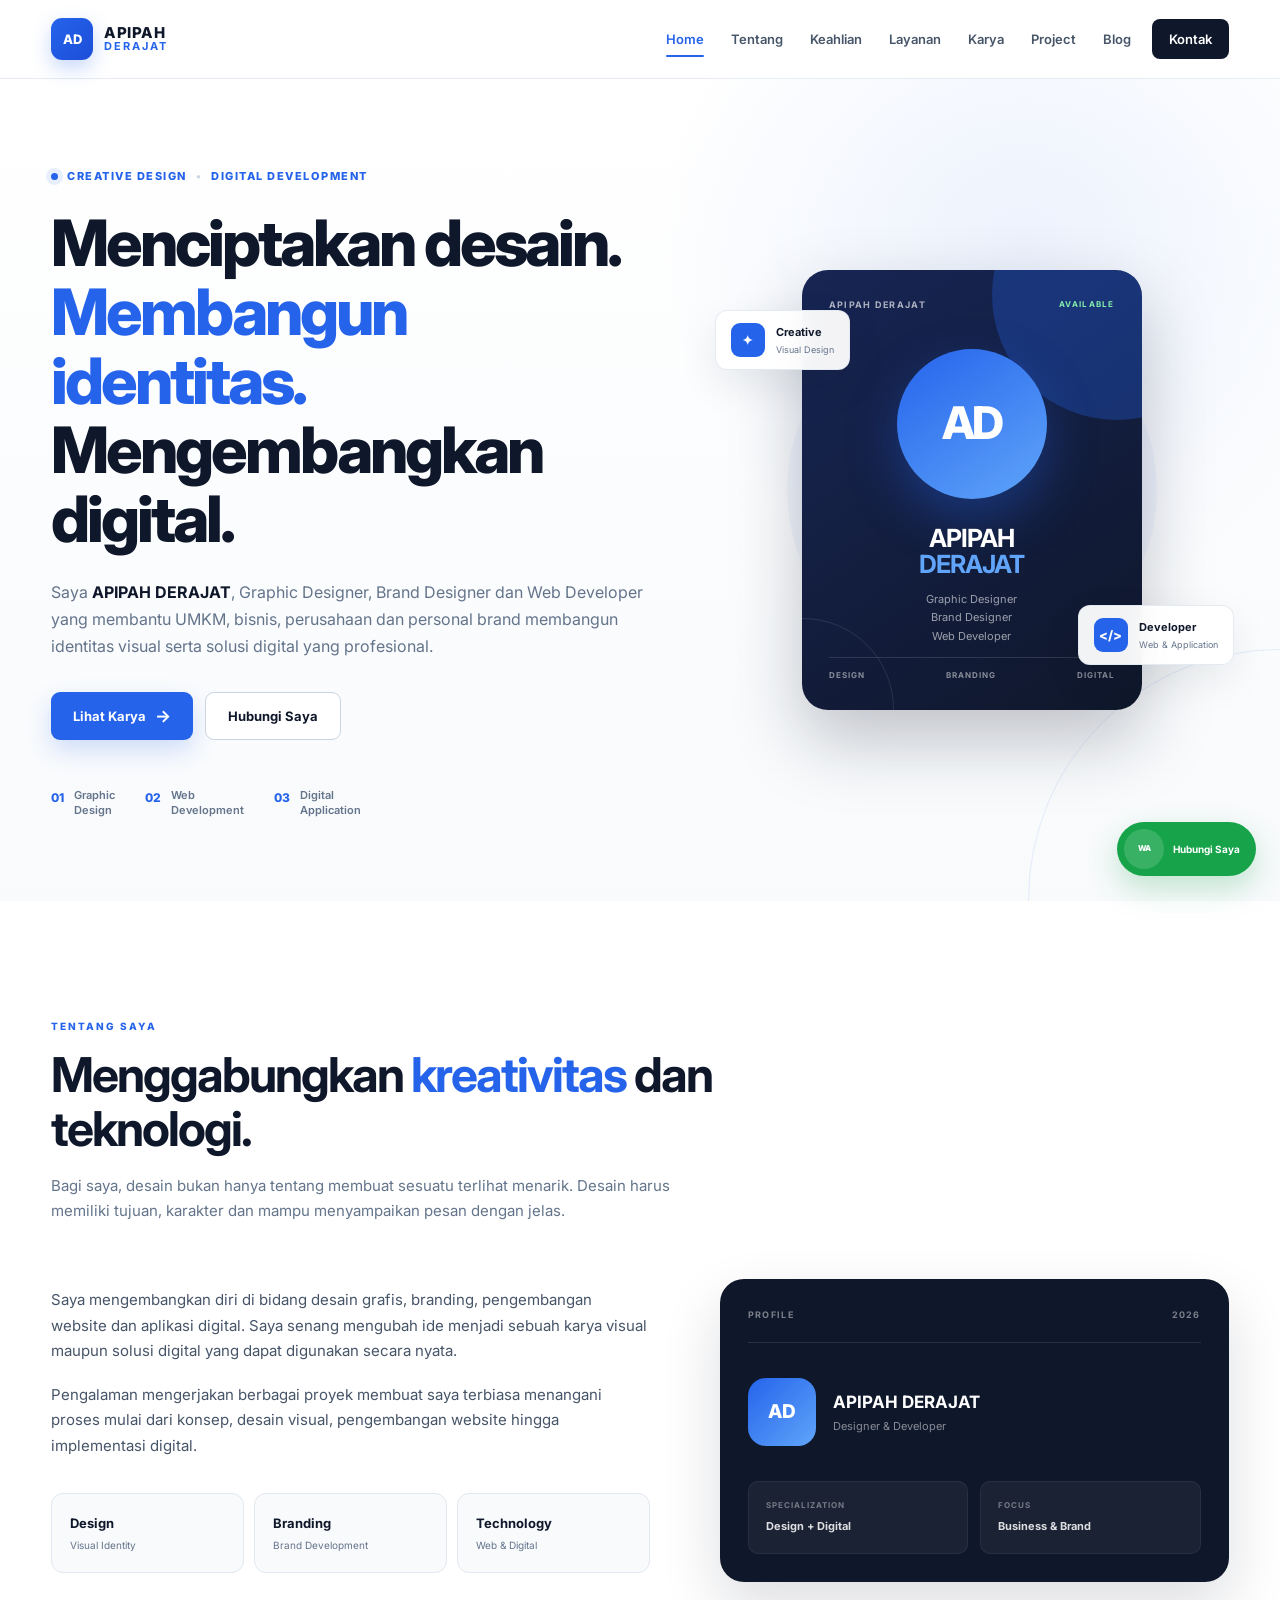
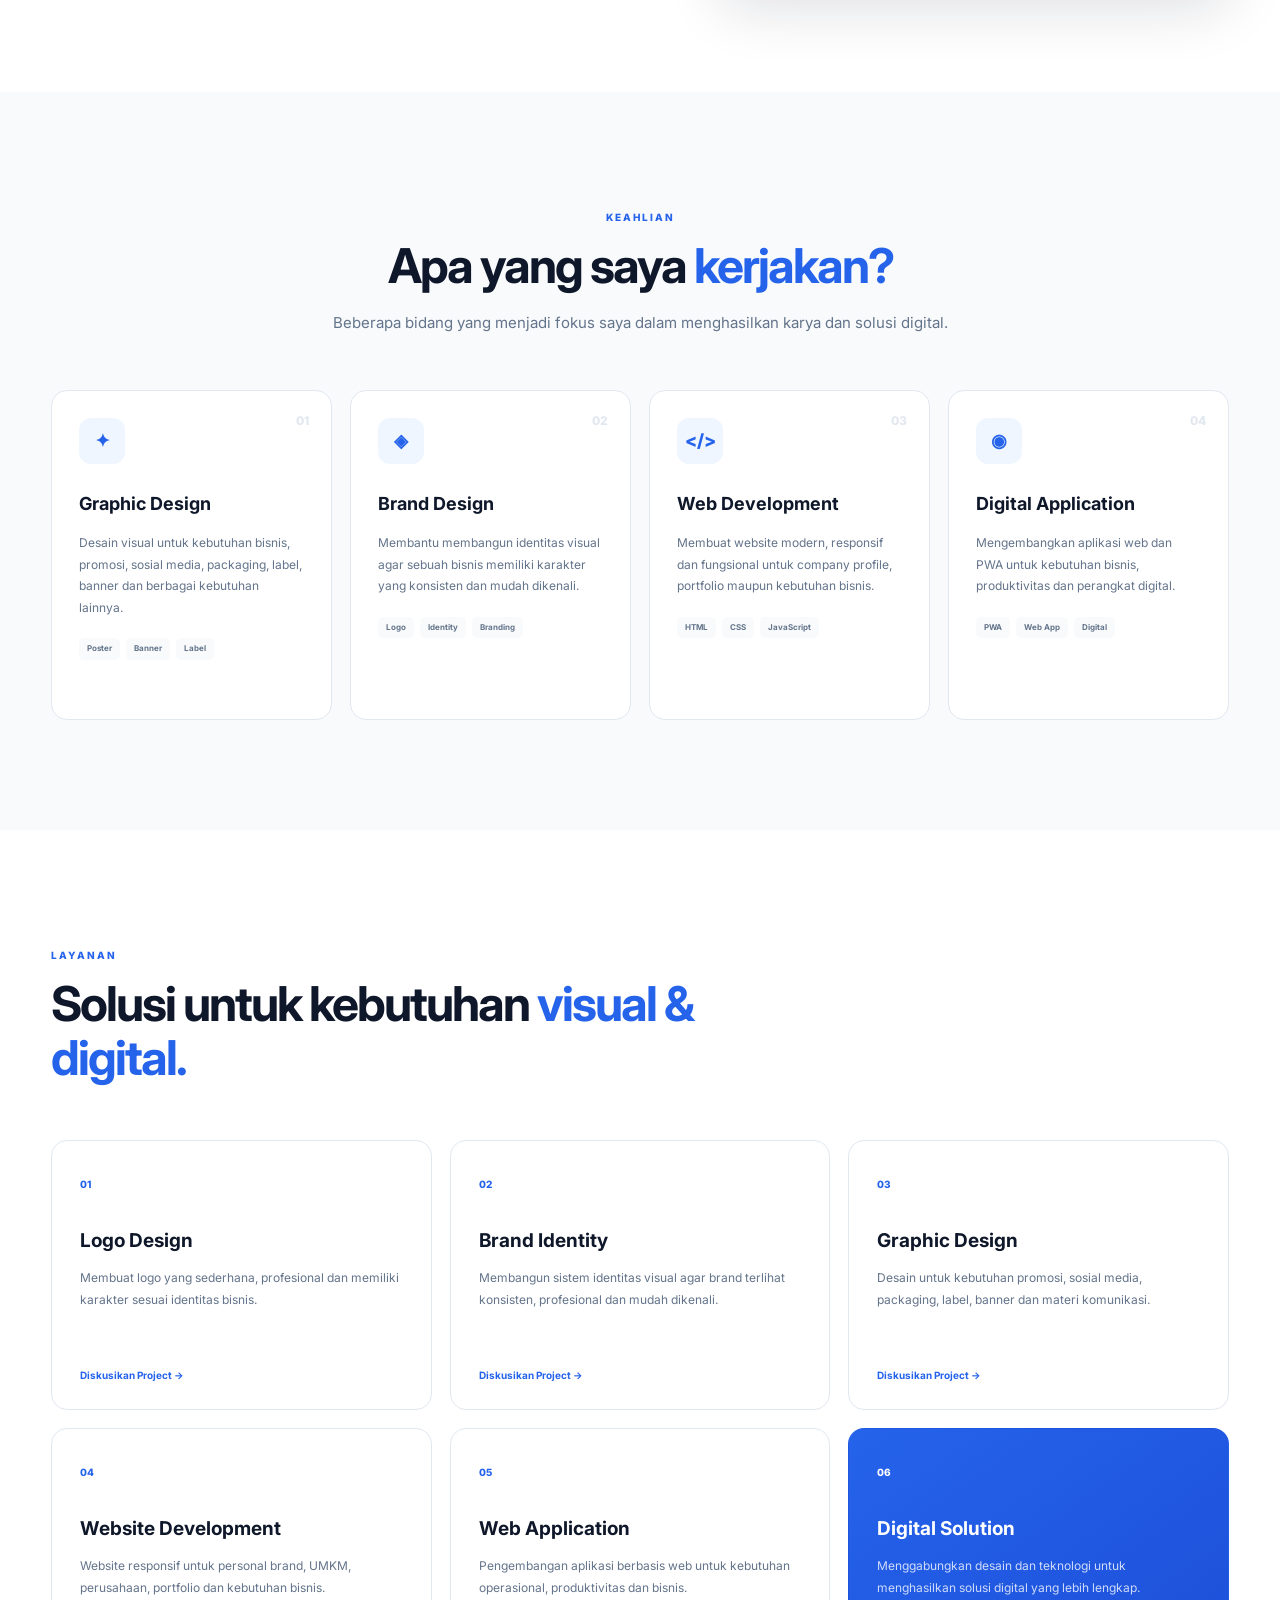
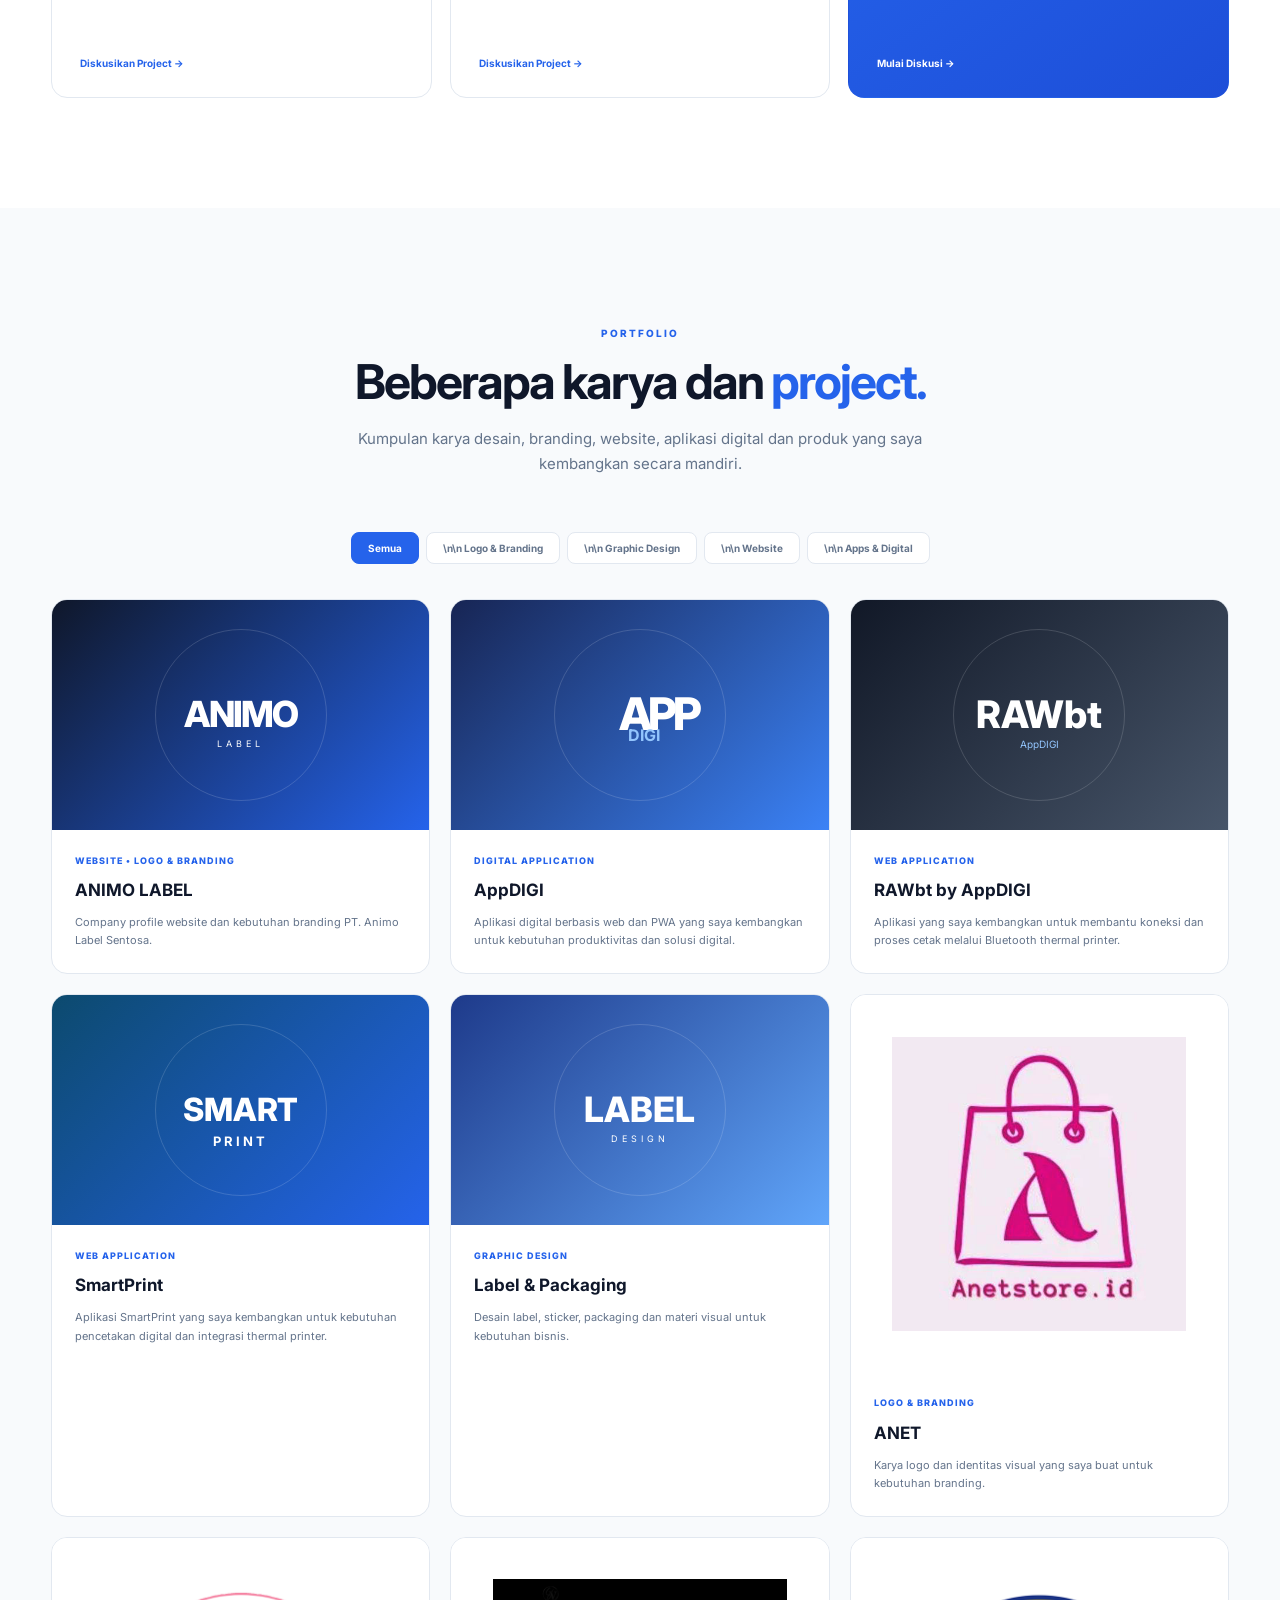
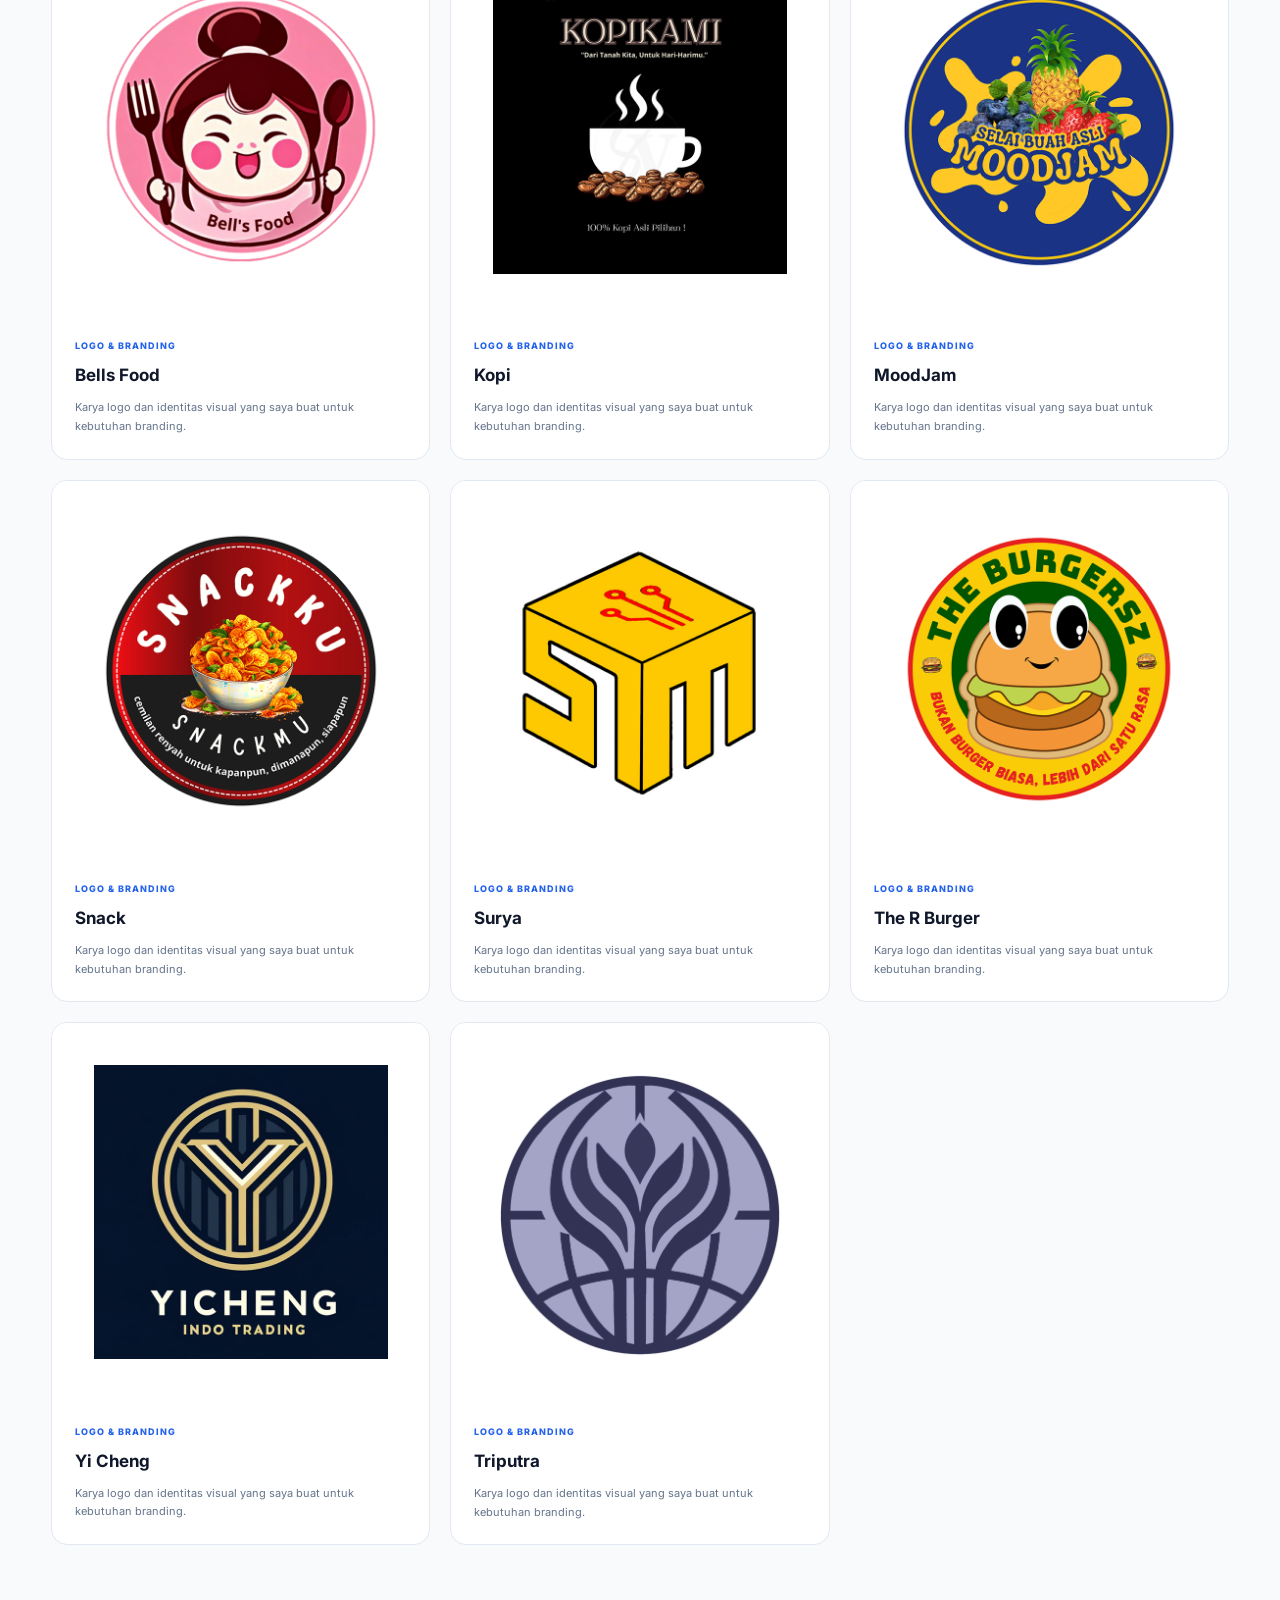
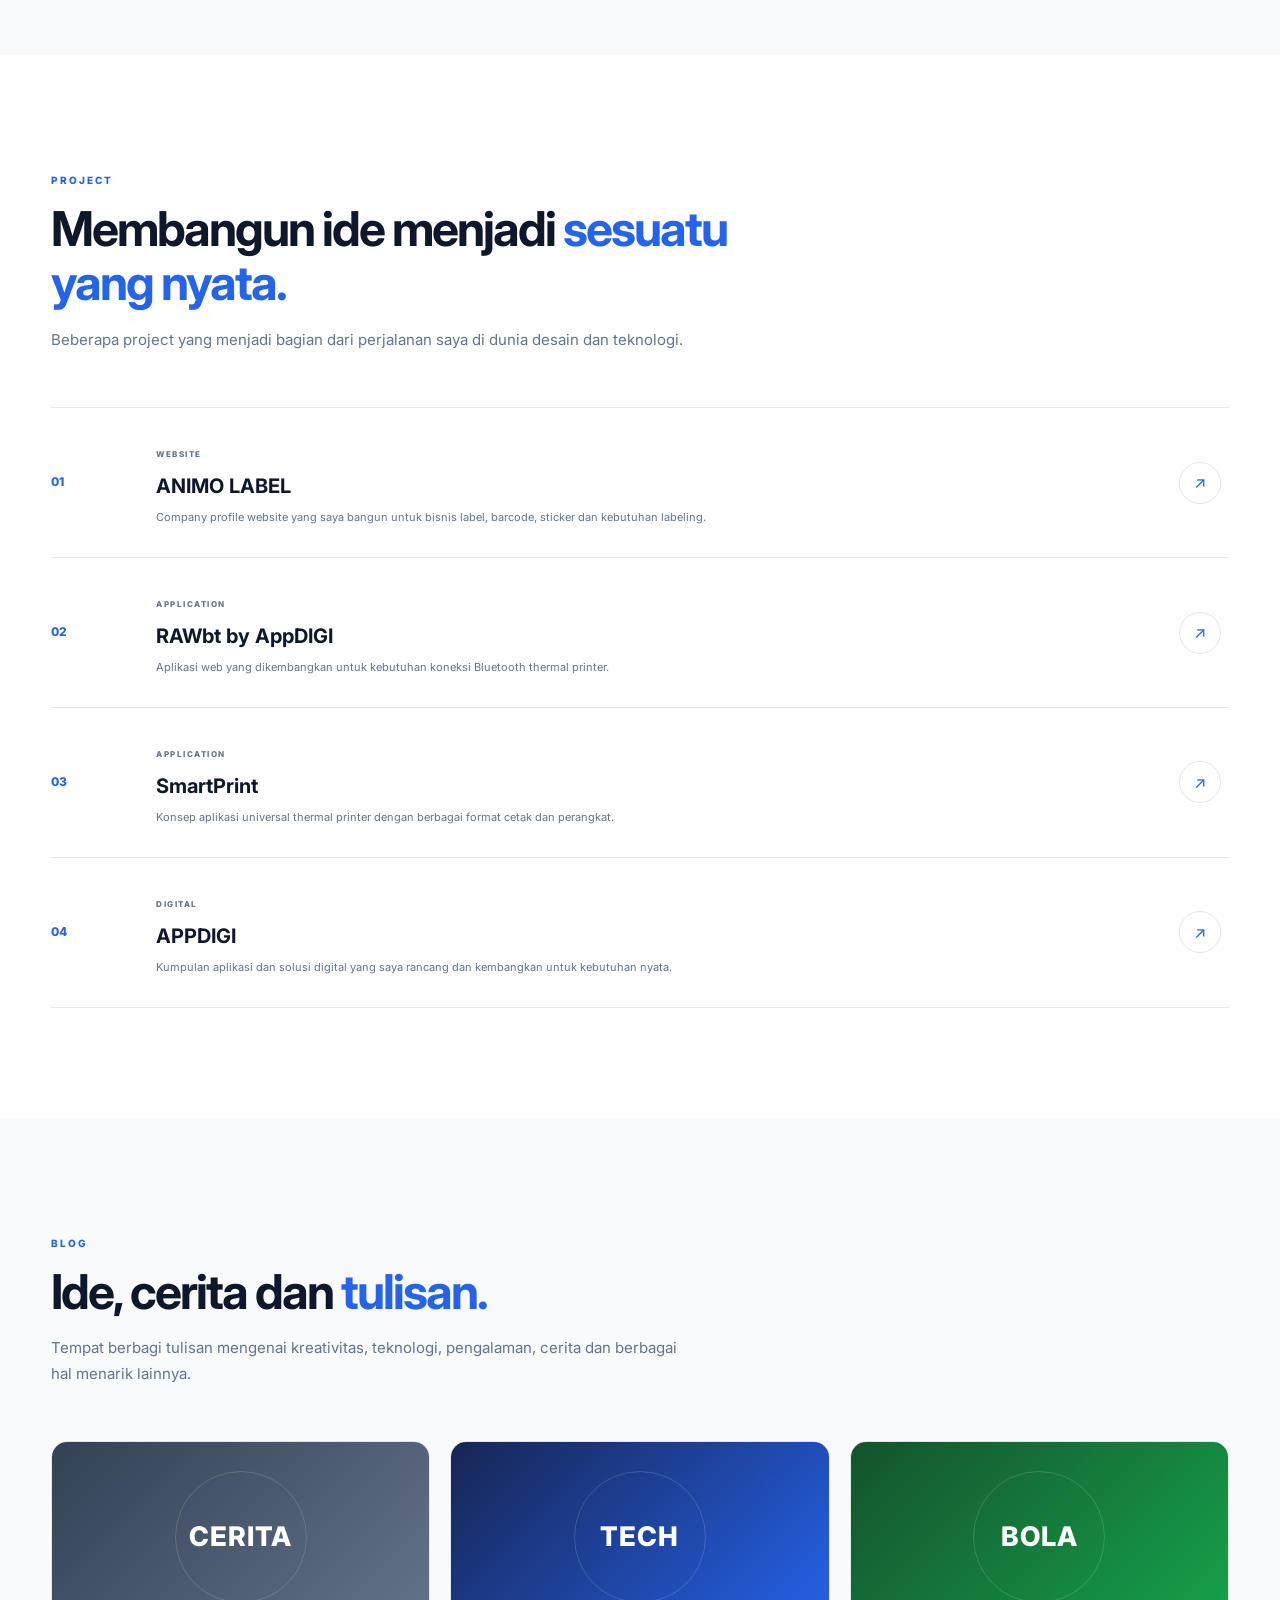
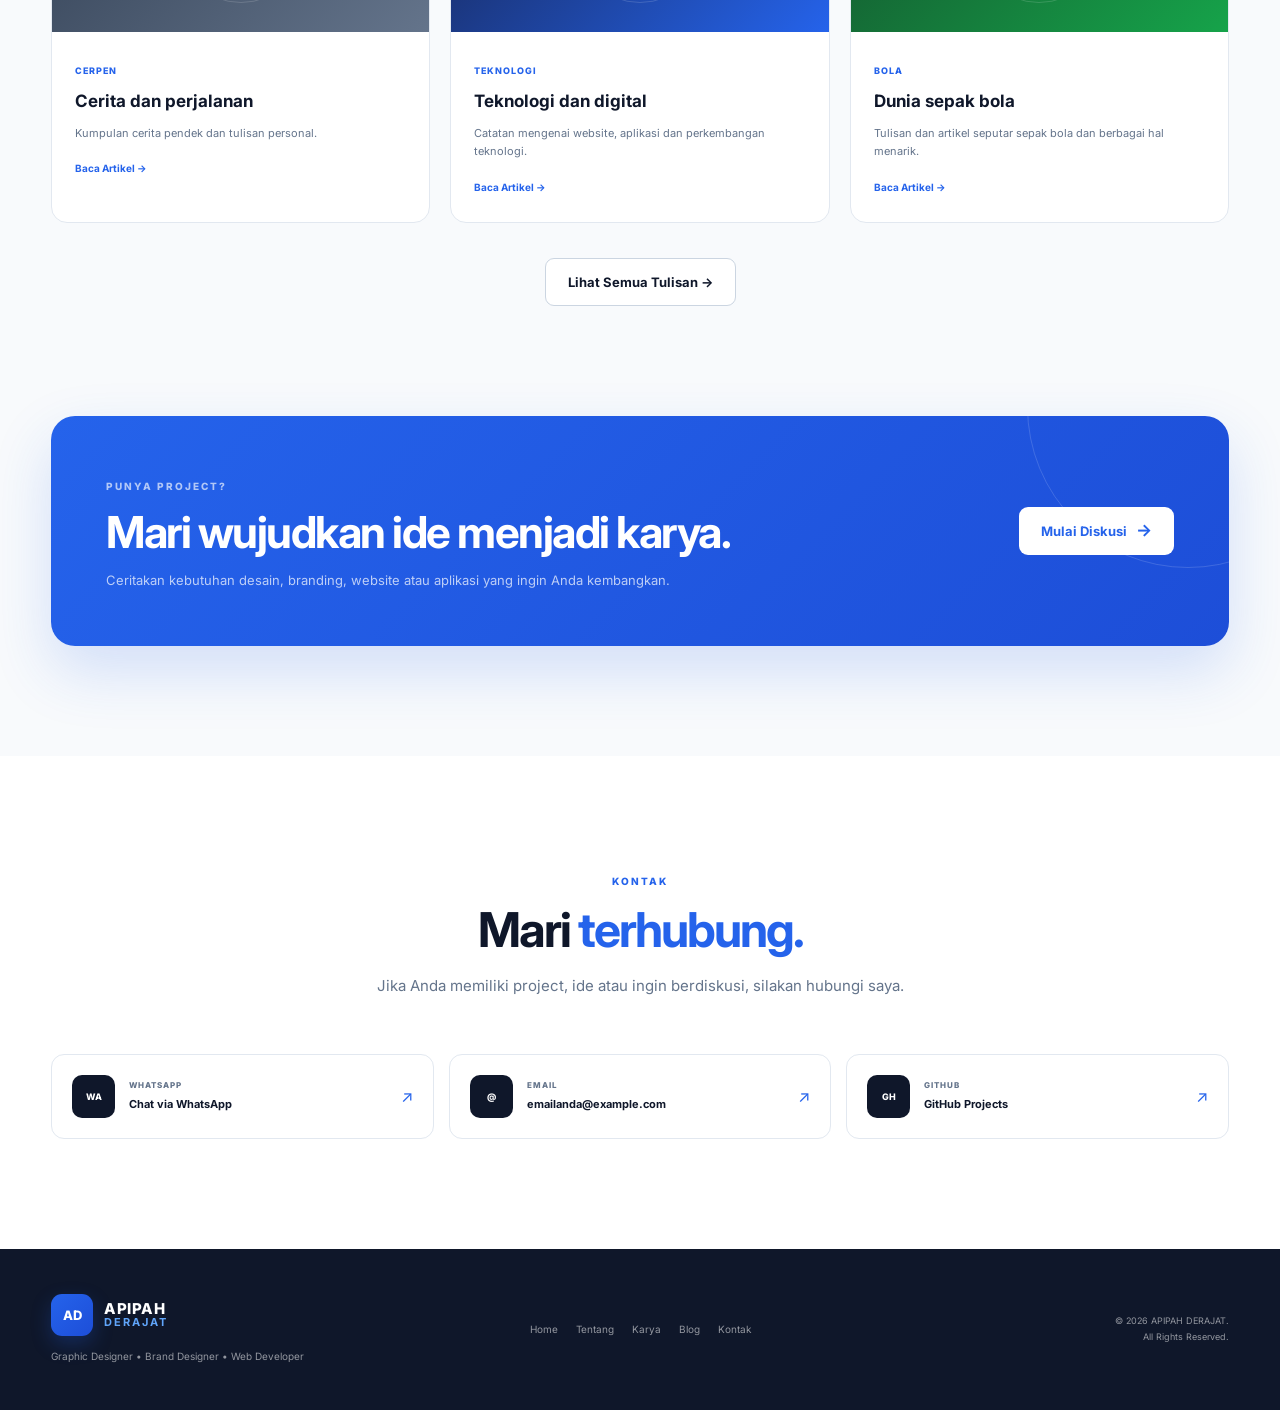
<file: index.html>
<!DOCTYPE html>
<html lang="id">
<head>
    <meta charset="UTF-8">

    <meta name="viewport"
          content="width=device-width, initial-scale=1.0">

    <meta name="description"
          content="APIPAH DERAJAT - Graphic Designer, Brand Designer, Web Developer dan Digital Creator.">

    <meta name="keywords"
          content="Apipah Derajat, Graphic Designer, Brand Designer, Web Developer, Digital Creator, Logo Design, Branding, Website">

    <meta name="author"
          content="APIPAH DERAJAT">

    <meta name="theme-color"
          content="#2563eb">

    <title>
        APIPAH DERAJAT | Graphic Designer & Web Developer
    </title>

    <!--
    ============================================================
    GOOGLE FONT
    ============================================================
    -->

    <link rel="preconnect"
          href="https://fonts.googleapis.com">

    <link rel="preconnect"
          href="https://fonts.gstatic.com"
          crossorigin>

    <link href="https://fonts.googleapis.com/css2?family=Inter:wght@400;500;600;700;800&display=swap"
          rel="stylesheet">


    <!--
    ============================================================
    CSS
    ============================================================
    -->

    <link rel="stylesheet"
          href="style.css">

</head>


<body>


<!-- =========================================================
     HEADER
========================================================= -->

<header class="site-header">

    <div class="container header-container">


        <!-- BRAND -->

        <a href="#home"
           class="brand">

            <div class="brand-mark">
                AD
            </div>

            <div class="brand-text">

                <strong>
                    APIPAH
                </strong>

                <span>
                    DERAJAT
                </span>

            </div>

        </a>


        <!-- NAVIGATION -->

        <nav class="main-nav"
             id="mainNav">

            <a href="#home"
               class="nav-link active">
                Home
            </a>

            <a href="#tentang"
               class="nav-link">
                Tentang
            </a>

            <a href="#keahlian"
               class="nav-link">
                Keahlian
            </a>

            <a href="#layanan"
               class="nav-link">
                Layanan
            </a>

            <a href="#karya"
               class="nav-link">
                Karya
            </a>

            <a href="#project"
               class="nav-link">
                Project
            </a>

            <a href="blog.html"
               class="nav-link">
                Blog
            </a>

            <a href="#kontak"
               class="nav-link nav-contact">
                Kontak
            </a>

        </nav>


        <!-- MOBILE MENU -->

        <button class="menu-toggle"
                id="menuToggle"
                aria-label="Buka menu">

            <span></span>
            <span></span>
            <span></span>

        </button>

    </div>

</header>



<!-- =========================================================
     HERO
========================================================= -->

<main>


<section class="hero"
         id="home">

    <div class="container hero-container">


        <!-- HERO CONTENT -->

        <div class="hero-content">


            <div class="hero-eyebrow">

                <span class="eyebrow-dot"></span>

                CREATIVE DESIGN
                <span>•</span>
                DIGITAL DEVELOPMENT

            </div>


            <h1>

                Menciptakan desain.
                <span>
                    Membangun identitas.
                </span>
                Mengembangkan digital.

            </h1>


            <p class="hero-description">

                Saya <strong>APIPAH DERAJAT</strong>,
                Graphic Designer, Brand Designer dan Web Developer
                yang membantu UMKM, bisnis, perusahaan dan personal brand
                membangun identitas visual serta solusi digital yang
                profesional.

            </p>


            <!-- HERO BUTTON -->

            <div class="hero-actions">

                <a href="#karya"
                   class="btn btn-primary">

                    Lihat Karya

                    <span>→</span>

                </a>


                <a href="#kontak"
                   class="btn btn-outline">

                    Hubungi Saya

                </a>

            </div>


            <!-- HERO STATS -->

            <div class="hero-stats">


                <div class="hero-stat">

                    <strong>
                        01
                    </strong>

                    <span>
                        Graphic<br>
                        Design
                    </span>

                </div>


                <div class="hero-stat">

                    <strong>
                        02
                    </strong>

                    <span>
                        Web<br>
                        Development
                    </span>

                </div>


                <div class="hero-stat">

                    <strong>
                        03
                    </strong>

                    <span>
                        Digital<br>
                        Application
                    </span>

                </div>


            </div>

        </div>



        <!-- HERO VISUAL -->

        <div class="hero-visual">


            <div class="hero-glow"></div>


            <div class="profile-card">


                <div class="profile-top">

                    <span>
                        APIPAH DERAJAT
                    </span>

                    <span class="profile-status">
                        AVAILABLE
                    </span>

                </div>


                <div class="profile-logo">

                    <span>
                        AD
                    </span>

                </div>


                <div class="profile-name">

                    <h2>
                        APIPAH
                        <span>
                            DERAJAT
                        </span>
                    </h2>

                    <p>
                        Graphic Designer
                        <br>
                        Brand Designer
                        <br>
                        Web Developer
                    </p>

                </div>


                <div class="profile-line"></div>


                <div class="profile-footer">

                    <span>
                        DESIGN
                    </span>

                    <span>
                        BRANDING
                    </span>

                    <span>
                        DIGITAL
                    </span>

                </div>

            </div>


            <div class="floating-card card-one">

                <span class="floating-icon">
                    ✦
                </span>

                <div>
                    <strong>
                        Creative
                    </strong>

                    <small>
                        Visual Design
                    </small>
                </div>

            </div>


            <div class="floating-card card-two">

                <span class="floating-icon">
                    &lt;/&gt;
                </span>

                <div>
                    <strong>
                        Developer
                    </strong>

                    <small>
                        Web & Application
                    </small>
                </div>

            </div>


        </div>

    </div>

</section>



<!-- =========================================================
     ABOUT
========================================================= -->

<section class="section about-section"
         id="tentang">

    <div class="container">


        <div class="section-heading">

            <span class="section-label">
                TENTANG SAYA
            </span>

            <h2>
                Menggabungkan
                <span>
                    kreativitas
                </span>
                dan teknologi.
            </h2>

            <p>
                Bagi saya, desain bukan hanya tentang membuat sesuatu
                terlihat menarik. Desain harus memiliki tujuan,
                karakter dan mampu menyampaikan pesan dengan jelas.
            </p>

        </div>


        <div class="about-grid">


            <div class="about-text">

                <p>
                    Saya mengembangkan diri di bidang desain grafis,
                    branding, pengembangan website dan aplikasi digital.
                    Saya senang mengubah ide menjadi sebuah karya visual
                    maupun solusi digital yang dapat digunakan secara nyata.
                </p>

                <p>
                    Pengalaman mengerjakan berbagai proyek membuat saya
                    terbiasa menangani proses mulai dari konsep,
                    desain visual, pengembangan website hingga
                    implementasi digital.
                </p>


                <div class="about-highlights">

                    <div>

                        <strong>
                            Design
                        </strong>

                        <span>
                            Visual Identity
                        </span>

                    </div>


                    <div>

                        <strong>
                            Branding
                        </strong>

                        <span>
                            Brand Development
                        </span>

                    </div>


                    <div>

                        <strong>
                            Technology
                        </strong>

                        <span>
                            Web & Digital
                        </span>

                    </div>

                </div>

            </div>



            <div class="about-card">

                <div class="about-card-top">

                    <span>
                        PROFILE
                    </span>

                    <span>
                        2026
                    </span>

                </div>


                <div class="about-card-main">

                    <div class="about-avatar">
                        AD
                    </div>

                    <div>

                        <h3>
                            APIPAH DERAJAT
                        </h3>

                        <p>
                            Designer & Developer
                        </p>

                    </div>

                </div>


                <div class="about-card-info">

                    <div>

                        <span>
                            SPECIALIZATION
                        </span>

                        <strong>
                            Design + Digital
                        </strong>

                    </div>


                    <div>

                        <span>
                            FOCUS
                        </span>

                        <strong>
                            Business & Brand
                        </strong>

                    </div>

                </div>

            </div>

        </div>

    </div>

</section>



<!-- =========================================================
     KEAHLIAN
========================================================= -->

<section class="section skills-section"
         id="keahlian">

    <div class="container">


        <div class="section-heading center">

            <span class="section-label">
                KEAHLIAN
            </span>

            <h2>
                Apa yang saya
                <span>
                    kerjakan?
                </span>
            </h2>

            <p>
                Beberapa bidang yang menjadi fokus saya
                dalam menghasilkan karya dan solusi digital.
            </p>

        </div>


        <div class="skills-grid">


            <!-- SKILL 01 -->

            <div class="skill-card">

                <div class="skill-number">
                    01
                </div>

                <div class="skill-icon">
                    ✦
                </div>

                <h3>
                    Graphic Design
                </h3>

                <p>
                    Desain visual untuk kebutuhan bisnis,
                    promosi, sosial media, packaging,
                    label, banner dan berbagai kebutuhan lainnya.
                </p>

                <div class="skill-tags">

                    <span>
                        Poster
                    </span>

                    <span>
                        Banner
                    </span>

                    <span>
                        Label
                    </span>

                </div>

            </div>



            <!-- SKILL 02 -->

            <div class="skill-card">

                <div class="skill-number">
                    02
                </div>

                <div class="skill-icon">
                    ◈
                </div>

                <h3>
                    Brand Design
                </h3>

                <p>
                    Membantu membangun identitas visual
                    agar sebuah bisnis memiliki karakter
                    yang konsisten dan mudah dikenali.
                </p>

                <div class="skill-tags">

                    <span>
                        Logo
                    </span>

                    <span>
                        Identity
                    </span>

                    <span>
                        Branding
                    </span>

                </div>

            </div>



            <!-- SKILL 03 -->

            <div class="skill-card">

                <div class="skill-number">
                    03
                </div>

                <div class="skill-icon">
                    &lt;/&gt;
                </div>

                <h3>
                    Web Development
                </h3>

                <p>
                    Membuat website modern, responsif dan
                    fungsional untuk company profile,
                    portfolio maupun kebutuhan bisnis.
                </p>

                <div class="skill-tags">

                    <span>
                        HTML
                    </span>

                    <span>
                        CSS
                    </span>

                    <span>
                        JavaScript
                    </span>

                </div>

            </div>



            <!-- SKILL 04 -->

            <div class="skill-card">

                <div class="skill-number">
                    04
                </div>

                <div class="skill-icon">
                    ◉
                </div>

                <h3>
                    Digital Application
                </h3>

                <p>
                    Mengembangkan aplikasi web dan PWA
                    untuk kebutuhan bisnis, produktivitas
                    dan perangkat digital.
                </p>

                <div class="skill-tags">

                    <span>
                        PWA
                    </span>

                    <span>
                        Web App
                    </span>

                    <span>
                        Digital
                    </span>

                </div>

            </div>

        </div>

    </div>

</section>



<!-- =========================================================
     LAYANAN
========================================================= -->

<section class="section services-section"
         id="layanan">

    <div class="container">


        <div class="section-heading">

            <span class="section-label">
                LAYANAN
            </span>

            <h2>
                Solusi untuk kebutuhan
                <span>
                    visual & digital.
                </span>
            </h2>

        </div>


        <div class="services-grid">


            <div class="service-card">

                <span class="service-number">
                    01
                </span>

                <h3>
                    Logo Design
                </h3>

                <p>
                    Membuat logo yang sederhana,
                    profesional dan memiliki karakter
                    sesuai identitas bisnis.
                </p>

                <a href="#kontak">
                    Diskusikan Project →
                </a>

            </div>



            <div class="service-card">

                <span class="service-number">
                    02
                </span>

                <h3>
                    Brand Identity
                </h3>

                <p>
                    Membangun sistem identitas visual
                    agar brand terlihat konsisten,
                    profesional dan mudah dikenali.
                </p>

                <a href="#kontak">
                    Diskusikan Project →
                </a>

            </div>



            <div class="service-card">

                <span class="service-number">
                    03
                </span>

                <h3>
                    Graphic Design
                </h3>

                <p>
                    Desain untuk kebutuhan promosi,
                    sosial media, packaging, label,
                    banner dan materi komunikasi.
                </p>

                <a href="#kontak">
                    Diskusikan Project →
                </a>

            </div>



            <div class="service-card">

                <span class="service-number">
                    04
                </span>

                <h3>
                    Website Development
                </h3>

                <p>
                    Website responsif untuk personal brand,
                    UMKM, perusahaan, portfolio dan
                    kebutuhan bisnis.
                </p>

                <a href="#kontak">
                    Diskusikan Project →
                </a>

            </div>



            <div class="service-card">

                <span class="service-number">
                    05
                </span>

                <h3>
                    Web Application
                </h3>

                <p>
                    Pengembangan aplikasi berbasis web
                    untuk kebutuhan operasional,
                    produktivitas dan bisnis.
                </p>

                <a href="#kontak">
                    Diskusikan Project →
                </a>

            </div>



            <div class="service-card service-featured">

                <span class="service-number">
                    06
                </span>

                <h3>
                    Digital Solution
                </h3>

                <p>
                    Menggabungkan desain dan teknologi
                    untuk menghasilkan solusi digital
                    yang lebih lengkap.
                </p>

                <a href="#kontak">
                    Mulai Diskusi →
                </a>

            </div>

        </div>

    </div>

</section>



<!-- =========================================================
     PORTFOLIO / KARYA
========================================================= -->

<section class="section portfolio-section"
         id="karya">

    <div class="container">


        <div class="section-heading center">

            <span class="section-label">
                PORTFOLIO
            </span>

            <h2>
                Beberapa karya dan
                <span>
                    project.
                </span>
            </h2>

            <p>
                Kumpulan karya desain, branding, website,
                aplikasi digital dan produk yang saya kembangkan secara mandiri.
            </p>

        </div>


        <!-- FILTER -->

        <div class="portfolio-filter">

            <button class="filter-btn active"
                    data-filter="all">

                Semua

            </button>

            <button class="filter-btn"
                    data-filter="logo">\n\n                Logo & Branding

            </button>

            <button class="filter-btn"
                    data-filter="design">\n\n                Graphic Design

            </button>

            <button class="filter-btn"
                    data-filter="web">\n\n                Website

            </button>

            <button class="filter-btn"
                    data-filter="application">\n\n                Apps & Digital

            </button>

        </div>



        <!-- PORTFOLIO GRID -->

        <div class="portfolio-grid">


            <!-- ANIMO LABEL -->

            <article class="portfolio-card"
                     data-category="web design logo">


                <div class="portfolio-image portfolio-animo">

                    <span>
                        ANIMO
                    </span>

                    <small>
                        LABEL
                    </small>

                </div>


                <div class="portfolio-content">

                    <div class="portfolio-meta">
                        Website • Logo & Branding
                    </div>

                    <h3>
                        ANIMO LABEL
                    </h3>

                    <p>
                        Company profile website
                        dan kebutuhan branding
                        PT. Animo Label Sentosa.
                    </p>

                </div>

            </article>



            <!-- APPDIGI -->

            <article class="portfolio-card"
                     data-category="application web">


                <div class="portfolio-image portfolio-app">

                    <span>
                        APP
                    </span>

                    <strong>
                        DIGI
                    </strong>

                </div>


                <div class="portfolio-content">

                    <div class="portfolio-meta">
                        Digital Application
                    </div>

                    <h3>
                        AppDIGI
                    </h3>

                    <p>
                        Aplikasi digital berbasis web dan PWA
                        yang saya kembangkan untuk kebutuhan
                        produktivitas dan solusi digital.
                    </p>

                </div>

            </article>



            <!-- RAWBT -->

            <article class="portfolio-card"
                     data-category="application">


                <div class="portfolio-image portfolio-rawbt">

                    <span>
                        RAWbt
                    </span>

                    <small>
                        AppDIGI
                    </small>

                </div>


                <div class="portfolio-content">

                    <div class="portfolio-meta">
                        Web Application
                    </div>

                    <h3>
                        RAWbt by AppDIGI
                    </h3>

                    <p>
                        Aplikasi yang saya kembangkan untuk
                        membantu koneksi dan proses cetak
                        melalui Bluetooth thermal printer.
                    </p>

                </div>

            </article>



            <!-- SMARTPRINT -->

            <article class="portfolio-card"
                     data-category="application">


                <div class="portfolio-image portfolio-smart">

                    <span>
                        SMART
                    </span>

                    <strong>
                        PRINT
                    </strong>

                </div>


                <div class="portfolio-content">

                    <div class="portfolio-meta">
                        Web Application
                    </div>

                    <h3>
                        SmartPrint
                    </h3>

                    <p>
                        Aplikasi SmartPrint yang saya kembangkan
                        untuk kebutuhan pencetakan digital
                        dan integrasi thermal printer.
                    </p>

                </div>

            </article>



            <!-- LABEL DESIGN -->

            <article class="portfolio-card"
                     data-category="design">


                <div class="portfolio-image portfolio-label">

                    <span>
                        LABEL
                    </span>

                    <small>
                        DESIGN
                    </small>

                </div>


                <div class="portfolio-content">

                    <div class="portfolio-meta">
                        Graphic Design
                    </div>

                    <h3>
                        Label & Packaging
                    </h3>

                    <p>
                        Desain label, sticker,
                        packaging dan materi visual
                        untuk kebutuhan bisnis.
                    </p>

                </div>

            </article>



            <!-- LOGO & BRANDING WORKS -->

            <article class="portfolio-card" data-category="logo">

                <div class="portfolio-image portfolio-logo">
                    <img src="assets/logo-anet.png" alt="ANET logo" loading="lazy">
                </div>

                <div class="portfolio-content">
                    <div class="portfolio-meta">
                        Logo & Branding
                    </div>

                    <h3>
                        ANET
                    </h3>

                    <p>
                        Karya logo dan identitas visual yang saya buat
                        untuk kebutuhan branding.
                    </p>
                </div>

            </article>

            <article class="portfolio-card" data-category="logo">

                <div class="portfolio-image portfolio-logo">
                    <img src="assets/logo-bellsfood.png" alt="Bells Food logo" loading="lazy">
                </div>

                <div class="portfolio-content">
                    <div class="portfolio-meta">
                        Logo & Branding
                    </div>

                    <h3>
                        Bells Food
                    </h3>

                    <p>
                        Karya logo dan identitas visual yang saya buat
                        untuk kebutuhan branding.
                    </p>
                </div>

            </article>

            <article class="portfolio-card" data-category="logo">

                <div class="portfolio-image portfolio-logo">
                    <img src="assets/logo-kopi.png" alt="Kopi logo" loading="lazy">
                </div>

                <div class="portfolio-content">
                    <div class="portfolio-meta">
                        Logo & Branding
                    </div>

                    <h3>
                        Kopi
                    </h3>

                    <p>
                        Karya logo dan identitas visual yang saya buat
                        untuk kebutuhan branding.
                    </p>
                </div>

            </article>

            <article class="portfolio-card" data-category="logo">

                <div class="portfolio-image portfolio-logo">
                    <img src="assets/logo-moodjam.png" alt="MoodJam logo" loading="lazy">
                </div>

                <div class="portfolio-content">
                    <div class="portfolio-meta">
                        Logo & Branding
                    </div>

                    <h3>
                        MoodJam
                    </h3>

                    <p>
                        Karya logo dan identitas visual yang saya buat
                        untuk kebutuhan branding.
                    </p>
                </div>

            </article>

            <article class="portfolio-card" data-category="logo">

                <div class="portfolio-image portfolio-logo">
                    <img src="assets/logo-snack.png" alt="Snack logo" loading="lazy">
                </div>

                <div class="portfolio-content">
                    <div class="portfolio-meta">
                        Logo & Branding
                    </div>

                    <h3>
                        Snack
                    </h3>

                    <p>
                        Karya logo dan identitas visual yang saya buat
                        untuk kebutuhan branding.
                    </p>
                </div>

            </article>

            <article class="portfolio-card" data-category="logo">

                <div class="portfolio-image portfolio-logo">
                    <img src="assets/logo-surya.png" alt="Surya logo" loading="lazy">
                </div>

                <div class="portfolio-content">
                    <div class="portfolio-meta">
                        Logo & Branding
                    </div>

                    <h3>
                        Surya
                    </h3>

                    <p>
                        Karya logo dan identitas visual yang saya buat
                        untuk kebutuhan branding.
                    </p>
                </div>

            </article>

            <article class="portfolio-card" data-category="logo">

                <div class="portfolio-image portfolio-logo">
                    <img src="assets/logo-therburger.png" alt="The R Burger logo" loading="lazy">
                </div>

                <div class="portfolio-content">
                    <div class="portfolio-meta">
                        Logo & Branding
                    </div>

                    <h3>
                        The R Burger
                    </h3>

                    <p>
                        Karya logo dan identitas visual yang saya buat
                        untuk kebutuhan branding.
                    </p>
                </div>

            </article>

            <article class="portfolio-card" data-category="logo">

                <div class="portfolio-image portfolio-logo">
                    <img src="assets/logo-yicheng.png" alt="Yi Cheng logo" loading="lazy">
                </div>

                <div class="portfolio-content">
                    <div class="portfolio-meta">
                        Logo & Branding
                    </div>

                    <h3>
                        Yi Cheng
                    </h3>

                    <p>
                        Karya logo dan identitas visual yang saya buat
                        untuk kebutuhan branding.
                    </p>
                </div>

            </article>

            <article class="portfolio-card" data-category="logo">

                <div class="portfolio-image portfolio-logo">
                    <img src="assets/logo- triputra.png" alt="Triputra logo" loading="lazy">
                </div>

                <div class="portfolio-content">
                    <div class="portfolio-meta">
                        Logo & Branding
                    </div>

                    <h3>
                        Triputra
                    </h3>

                    <p>
                        Karya logo dan identitas visual yang saya buat
                        untuk kebutuhan branding.
                    </p>
                </div>

            </article>

        </div>

    </div>

</section>



<!-- =========================================================
     PROJECT
========================================================= -->

<section class="section project-section"
         id="project">

    <div class="container">


        <div class="section-heading">

            <span class="section-label">
                PROJECT
            </span>

            <h2>
                Membangun ide menjadi
                <span>
                    sesuatu yang nyata.
                </span>
            </h2>

            <p>
                Beberapa project yang menjadi bagian
                dari perjalanan saya di dunia desain
                dan teknologi.
            </p>

        </div>


        <div class="project-list">


            <!-- PROJECT 01 -->

            <div class="project-item">

                <div class="project-number">
                    01
                </div>

                <div class="project-info">

                    <span>
                        WEBSITE
                    </span>

                    <h3>
                        ANIMO LABEL
                    </h3>

                    <p>
                        Company profile website yang saya bangun
                        untuk bisnis label, barcode, sticker
                        dan kebutuhan labeling.
                    </p>

                </div>

                <div class="project-arrow">
                    ↗
                </div>

            </div>



            <!-- PROJECT 02 -->

            <div class="project-item">

                <div class="project-number">
                    02
                </div>

                <div class="project-info">

                    <span>
                        APPLICATION
                    </span>

                    <h3>
                        RAWbt by AppDIGI
                    </h3>

                    <p>
                        Aplikasi web yang dikembangkan
                        untuk kebutuhan koneksi
                        Bluetooth thermal printer.
                    </p>

                </div>

                <div class="project-arrow">
                    ↗
                </div>

            </div>



            <!-- PROJECT 03 -->

            <div class="project-item">

                <div class="project-number">
                    03
                </div>

                <div class="project-info">

                    <span>
                        APPLICATION
                    </span>

                    <h3>
                        SmartPrint
                    </h3>

                    <p>
                        Konsep aplikasi universal
                        thermal printer dengan berbagai
                        format cetak dan perangkat.
                    </p>

                </div>

                <div class="project-arrow">
                    ↗
                </div>

            </div>



            <!-- PROJECT 04 -->

            <div class="project-item">

                <div class="project-number">
                    04
                </div>

                <div class="project-info">

                    <span>
                        DIGITAL
                    </span>

                    <h3>
                        APPDIGI
                    </h3>

                    <p>
                        Kumpulan aplikasi dan solusi digital
                        yang saya rancang dan kembangkan
                        untuk kebutuhan nyata.
                    </p>

                </div>

                <div class="project-arrow">
                    ↗
                </div>

            </div>

        </div>

    </div>

</section>



<!-- =========================================================
     BLOG PREVIEW
========================================================= -->

<section class="section blog-section"
         id="blog">

    <div class="container">


        <div class="section-heading">

            <span class="section-label">
                BLOG
            </span>

            <h2>
                Ide, cerita dan
                <span>
                    tulisan.
                </span>
            </h2>

            <p>
                Tempat berbagi tulisan mengenai
                kreativitas, teknologi, pengalaman,
                cerita dan berbagai hal menarik lainnya.
            </p>

        </div>


        <div class="blog-grid">


            <!-- CERITA -->

            <article class="blog-card">

                <div class="blog-image blog-story">

                    <span>
                        CERITA
                    </span>

                </div>

                <div class="blog-content">

                    <span class="blog-category">
                        Cerpen
                    </span>

                    <h3>
                        Cerita dan perjalanan
                    </h3>

                    <p>
                        Kumpulan cerita pendek
                        dan tulisan personal.
                    </p>

                    <a href="blog.html">
                        Baca Artikel →
                    </a>

                </div>

            </article>



            <!-- TEKNOLOGI -->

            <article class="blog-card">

                <div class="blog-image blog-tech">

                    <span>
                        TECH
                    </span>

                </div>

                <div class="blog-content">

                    <span class="blog-category">
                        Teknologi
                    </span>

                    <h3>
                        Teknologi dan digital
                    </h3>

                    <p>
                        Catatan mengenai website,
                        aplikasi dan perkembangan teknologi.
                    </p>

                    <a href="blog.html">
                        Baca Artikel →
                    </a>

                </div>

            </article>



            <!-- BOLA -->

            <article class="blog-card">

                <div class="blog-image blog-football">

                    <span>
                        BOLA
                    </span>

                </div>

                <div class="blog-content">

                    <span class="blog-category">
                        Bola
                    </span>

                    <h3>
                        Dunia sepak bola
                    </h3>

                    <p>
                        Tulisan dan artikel seputar
                        sepak bola dan berbagai hal menarik.
                    </p>

                    <a href="blog.html">
                        Baca Artikel →
                    </a>

                </div>

            </article>

        </div>


        <div class="blog-more">

            <a href="blog.html"
               class="btn btn-outline">

                Lihat Semua Tulisan →

            </a>

        </div>

    </div>

</section>



<!-- =========================================================
     CTA
========================================================= -->

<section class="cta-section">

    <div class="container">

        <div class="cta-box">


            <div>

                <span class="section-label">
                    PUNYA PROJECT?
                </span>

                <h2>
                    Mari wujudkan ide
                    menjadi karya.
                </h2>

                <p>
                    Ceritakan kebutuhan desain,
                    branding, website atau aplikasi
                    yang ingin Anda kembangkan.
                </p>

            </div>


            <a href="#kontak"
               class="btn btn-light">

                Mulai Diskusi
                <span>→</span>

            </a>

        </div>

    </div>

</section>



<!-- =========================================================
     CONTACT
========================================================= -->

<section class="section contact-section"
         id="kontak">

    <div class="container">


        <div class="section-heading center">

            <span class="section-label">
                KONTAK
            </span>

            <h2>
                Mari
                <span>
                    terhubung.
                </span>
            </h2>

            <p>
                Jika Anda memiliki project,
                ide atau ingin berdiskusi,
                silakan hubungi saya.
            </p>

        </div>


        <div class="contact-grid">


            <!-- WHATSAPP -->

            <a href="https://wa.me/6280000000000"
               class="contact-card"
               target="_blank"
               rel="noopener noreferrer">

                <div class="contact-icon">
                    WA
                </div>

                <div>

                    <span>
                        WHATSAPP
                    </span>

                    <strong>
                        Chat via WhatsApp
                    </strong>

                </div>

                <span class="contact-arrow">
                    ↗
                </span>

            </a>



            <!-- EMAIL -->

            <a href="mailto:emailanda@example.com"
               class="contact-card">

                <div class="contact-icon">
                    @
                </div>

                <div>

                    <span>
                        EMAIL
                    </span>

                    <strong>
                        emailanda@example.com
                    </strong>

                </div>

                <span class="contact-arrow">
                    ↗
                </span>

            </a>



            <!-- GITHUB -->

            <a href="https://github.com/"
               class="contact-card"
               target="_blank"
               rel="noopener noreferrer">

                <div class="contact-icon">
                    GH
                </div>

                <div>

                    <span>
                        GITHUB
                    </span>

                    <strong>
                        GitHub Projects
                    </strong>

                </div>

                <span class="contact-arrow">
                    ↗
                </span>

            </a>

        </div>

    </div>

</section>


</main>



<!-- =========================================================
     FOOTER
========================================================= -->

<footer class="site-footer">

    <div class="container footer-container">


        <div class="footer-brand">

            <a href="#home"
               class="brand">

                <div class="brand-mark">
                    AD
                </div>

                <div class="brand-text">

                    <strong>
                        APIPAH
                    </strong>

                    <span>
                        DERAJAT
                    </span>

                </div>

            </a>


            <p>
                Graphic Designer • Brand Designer
                • Web Developer
            </p>

        </div>



        <div class="footer-links">

            <a href="#home">
                Home
            </a>

            <a href="#tentang">
                Tentang
            </a>

            <a href="#karya">
                Karya
            </a>

            <a href="blog.html">
                Blog
            </a>

            <a href="#kontak">
                Kontak
            </a>

        </div>



        <div class="footer-copy">

            © <span id="currentYear"></span>
            APIPAH DERAJAT.

            <br>

            All Rights Reserved.

        </div>

    </div>

</footer>



<!-- =========================================================
     FLOATING WHATSAPP
========================================================= -->

<a href="https://wa.me/6280000000000"
   class="floating-whatsapp"
   target="_blank"
   rel="noopener noreferrer"
   aria-label="Hubungi melalui WhatsApp">

    <span class="wa-icon">
        WA
    </span>

    <span class="wa-text">
        Hubungi Saya
    </span>

</a>



<!-- =========================================================
     JAVASCRIPT
========================================================= -->

<script src="script.js"></script>


</body>
</html>
</file>
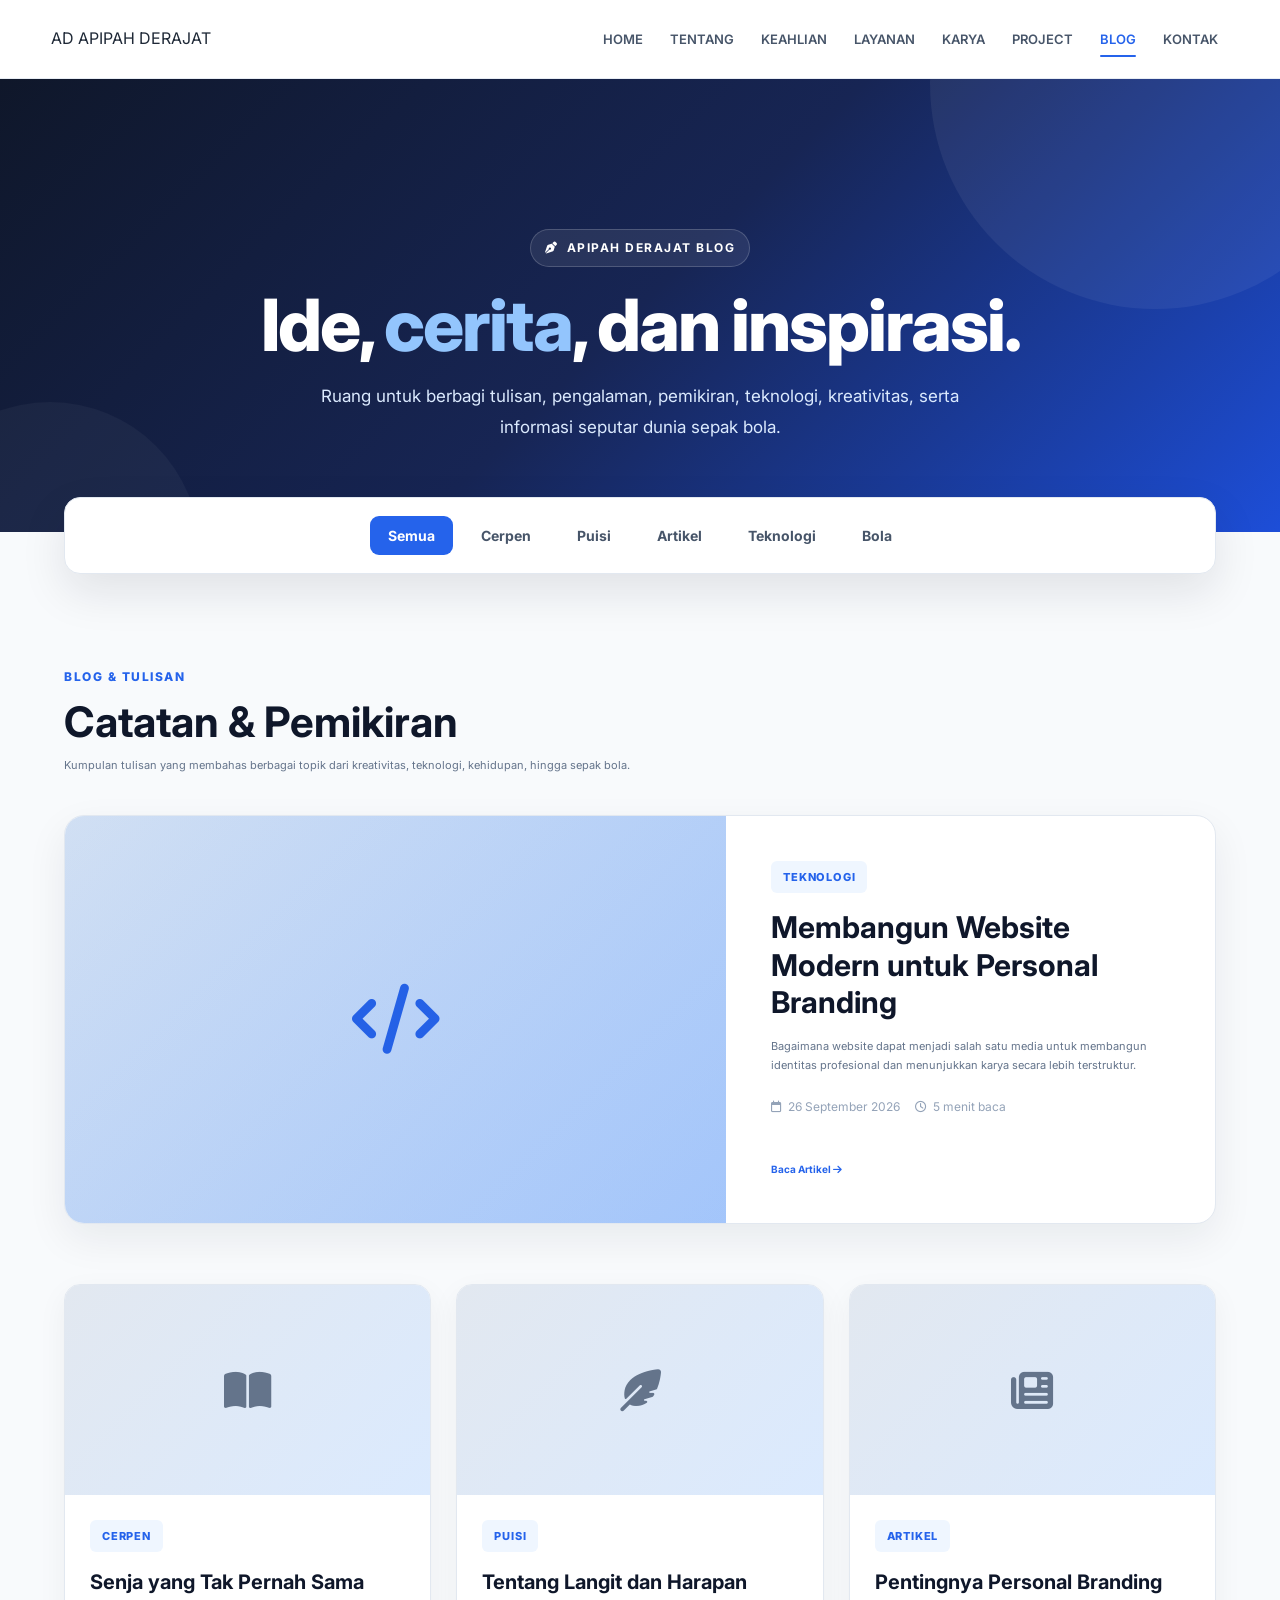
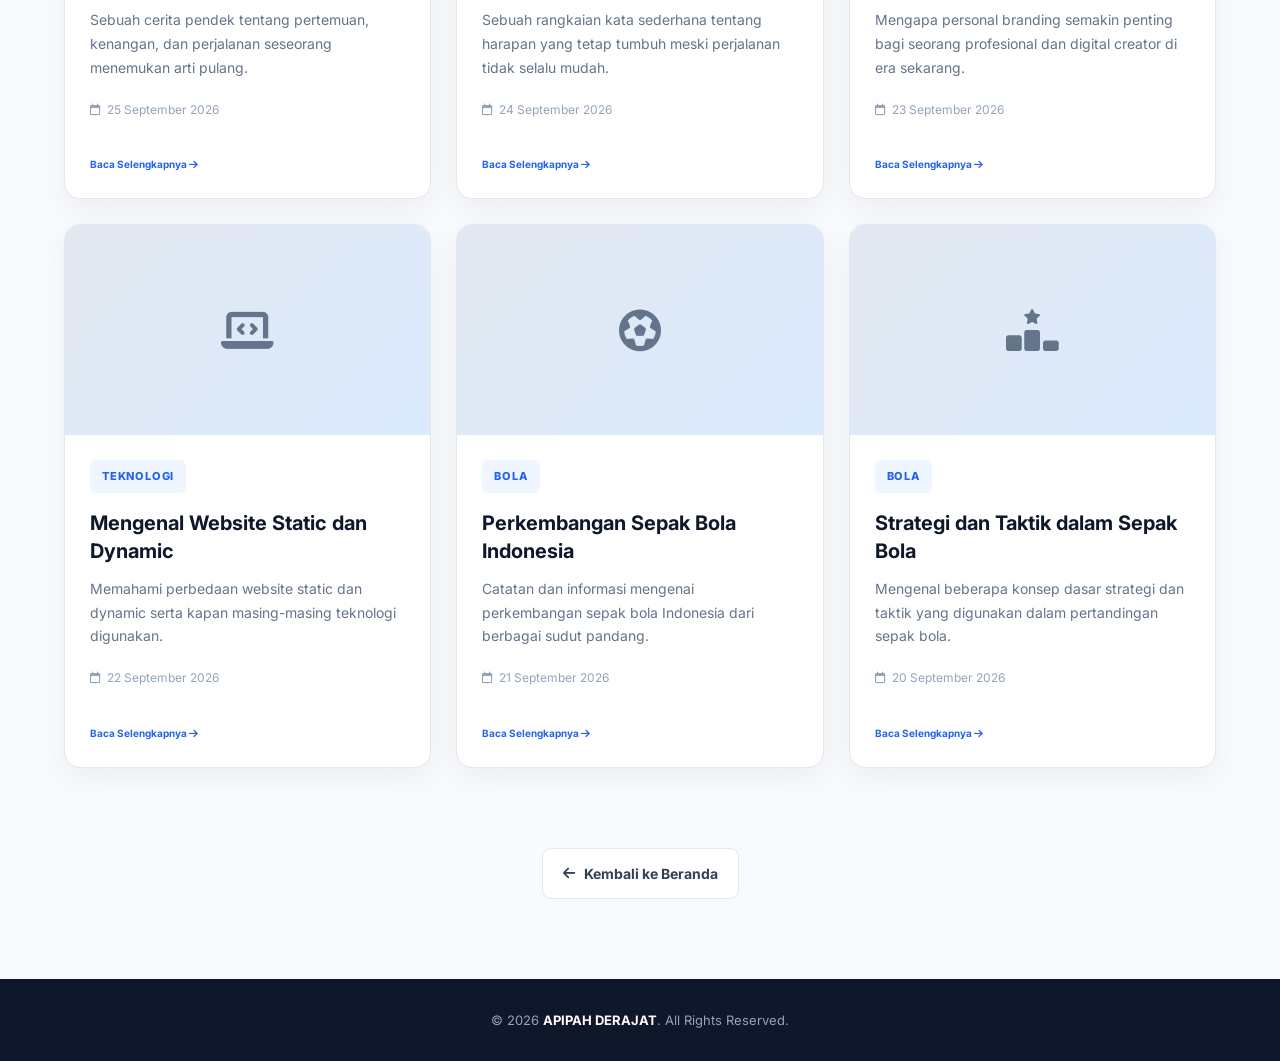
<file: blog.html>
<!DOCTYPE html>
<html lang="id">

<head>
    <meta charset="UTF-8">

    <meta name="viewport"
          content="width=device-width, initial-scale=1.0">

    <meta name="description"
          content="Blog APIPAH DERAJAT - Cerpen, Puisi, Artikel, Teknologi dan Berita Bola.">

    <meta name="author"
          content="APIPAH DERAJAT">

    <title>Blog | APIPAH DERAJAT</title>

    <!-- GOOGLE FONT -->
    <link rel="preconnect"
          href="https://fonts.googleapis.com">

    <link rel="preconnect"
          href="https://fonts.gstatic.com"
          crossorigin>

    <link href="https://fonts.googleapis.com/css2?family=Inter:wght@400;500;600;700;800&display=swap"
          rel="stylesheet">

    <!-- ICON -->
    <link rel="stylesheet"
          href="https://cdnjs.cloudflare.com/ajax/libs/font-awesome/6.5.2/css/all.min.css">

    <!-- MAIN CSS -->
    <link rel="stylesheet"
          href="style.css">

    <style>

        /* =========================================================
           BLOG PAGE
        ========================================================= */

        .blog-page {
            background: #f8fafc;
            min-height: 100vh;
        }


        /* =========================================================
           BLOG HERO
        ========================================================= */

        .blog-hero {
            position: relative;
            padding: 150px 0 90px;
            background:
                linear-gradient(
                    135deg,
                    #0f172a 0%,
                    #172554 50%,
                    #1d4ed8 100%
                );
            color: #ffffff;
            overflow: hidden;
        }

        .blog-hero::before {
            content: "";
            position: absolute;
            width: 450px;
            height: 450px;
            border-radius: 50%;
            background: rgba(255,255,255,.06);
            top: -220px;
            right: -100px;
        }

        .blog-hero::after {
            content: "";
            position: absolute;
            width: 300px;
            height: 300px;
            border-radius: 50%;
            background: rgba(255,255,255,.04);
            bottom: -170px;
            left: -100px;
        }

        .blog-hero-content {
            position: relative;
            z-index: 2;
            max-width: 850px;
            margin: 0 auto;
            text-align: center;
        }

        .blog-eyebrow {
            display: inline-flex;
            align-items: center;
            gap: 8px;
            padding: 8px 14px;
            margin-bottom: 20px;
            border: 1px solid rgba(255,255,255,.18);
            border-radius: 50px;
            background: rgba(255,255,255,.08);
            font-size: 12px;
            font-weight: 700;
            letter-spacing: 1.5px;
        }

        .blog-hero h1 {
            margin: 0 0 18px;
            font-size: clamp(42px, 6vw, 72px);
            line-height: 1.05;
            font-weight: 800;
            letter-spacing: -2px;
        }

        .blog-hero h1 span {
            color: #93c5fd;
        }

        .blog-hero p {
            max-width: 680px;
            margin: 0 auto;
            color: #dbeafe;
            font-size: 17px;
            line-height: 1.8;
        }


        /* =========================================================
           BLOG CONTAINER
        ========================================================= */

        .blog-container {
            width: 90%;
            max-width: 1200px;
            margin: 0 auto;
        }


        /* =========================================================
           CATEGORY NAV
        ========================================================= */

        .blog-category-wrapper {
            position: relative;
            margin-top: -35px;
            z-index: 10;
        }

        .blog-category {
            display: flex;
            justify-content: center;
            align-items: center;
            flex-wrap: wrap;
            gap: 10px;
            padding: 18px;
            background: #ffffff;
            border: 1px solid #e2e8f0;
            border-radius: 16px;
            box-shadow: 0 18px 45px rgba(15,23,42,.10);
        }

        .blog-category button {
            border: 0;
            background: transparent;
            color: #475569;
            padding: 11px 18px;
            border-radius: 9px;
            font-family: inherit;
            font-size: 14px;
            font-weight: 700;
            cursor: pointer;
            transition: .25s ease;
        }

        .blog-category button:hover {
            color: #2563eb;
            background: #eff6ff;
        }

        .blog-category button.active {
            background: #2563eb;
            color: #ffffff;
        }


        /* =========================================================
           BLOG SECTION
        ========================================================= */

        .blog-content {
            padding: 80px 0;
        }


        /* =========================================================
           SECTION HEADER
        ========================================================= */

        .blog-section-heading {
            margin-bottom: 40px;
        }

        .blog-section-heading .small-title {
            display: inline-block;
            margin-bottom: 10px;
            color: #2563eb;
            font-size: 12px;
            font-weight: 800;
            letter-spacing: 1.5px;
            text-transform: uppercase;
        }

        .blog-section-heading h2 {
            margin: 0 0 10px;
            color: #0f172a;
            font-size: clamp(28px, 4vw, 42px);
            line-height: 1.15;
        }

        .blog-section-heading p {
            max-width: 650px;
            margin: 0;
            color: #64748b;
            line-height: 1.7;
        }


        /* =========================================================
           FEATURED ARTICLE
        ========================================================= */

        .featured-post {
            display: grid;
            grid-template-columns: 1.15fr .85fr;
            min-height: 380px;
            margin-bottom: 60px;
            overflow: hidden;
            background: #ffffff;
            border: 1px solid #e2e8f0;
            border-radius: 20px;
            box-shadow: 0 15px 40px rgba(15,23,42,.07);
        }

        .featured-image {
            position: relative;
            min-height: 380px;
            background:
                linear-gradient(
                    135deg,
                    #dbeafe,
                    #bfdbfe
                );
            overflow: hidden;
        }

        .featured-image::after {
            content: "";
            position: absolute;
            inset: 0;
            background:
                linear-gradient(
                    135deg,
                    rgba(15,23,42,.05),
                    rgba(37,99,235,.18)
                );
        }

        .featured-placeholder {
            position: absolute;
            inset: 0;
            display: flex;
            align-items: center;
            justify-content: center;
            color: #2563eb;
            font-size: 70px;
        }

        .featured-content {
            display: flex;
            flex-direction: column;
            justify-content: center;
            padding: 45px;
        }

        .post-category {
            display: inline-flex;
            align-self: flex-start;
            margin-bottom: 16px;
            padding: 7px 12px;
            border-radius: 6px;
            background: #eff6ff;
            color: #2563eb;
            font-size: 11px;
            font-weight: 800;
            letter-spacing: .8px;
            text-transform: uppercase;
        }

        .featured-content h3 {
            margin: 0 0 15px;
            color: #0f172a;
            font-size: 30px;
            line-height: 1.25;
        }

        .featured-content p {
            margin: 0 0 22px;
            color: #64748b;
            line-height: 1.75;
        }

        .post-meta {
            display: flex;
            align-items: center;
            flex-wrap: wrap;
            gap: 15px;
            margin-bottom: 25px;
            color: #94a3b8;
            font-size: 12px;
        }

        .post-meta span {
            display: inline-flex;
            align-items: center;
            gap: 6px;
        }

        .read-more {
            display: inline-flex;
            align-items: center;
            gap: 9px;
            width: fit-content;
            color: #2563eb;
            font-size: 14px;
            font-weight: 800;
            text-decoration: none;
            transition: .25s ease;
        }

        .read-more:hover {
            gap: 13px;
        }


        /* =========================================================
           ARTICLE GRID
        ========================================================= */

        .blog-grid {
            display: grid;
            grid-template-columns: repeat(3, 1fr);
            gap: 25px;
        }


        /* =========================================================
           BLOG CARD
        ========================================================= */

        .blog-post {
            display: flex;
            flex-direction: column;
            overflow: hidden;
            background: #ffffff;
            border: 1px solid #e2e8f0;
            border-radius: 16px;
            box-shadow: 0 10px 30px rgba(15,23,42,.05);
            transition:
                transform .3s ease,
                box-shadow .3s ease;
        }

        .blog-post:hover {
            transform: translateY(-6px);
            box-shadow: 0 20px 45px rgba(15,23,42,.10);
        }

        .blog-post-image {
            position: relative;
            height: 210px;
            background:
                linear-gradient(
                    135deg,
                    #e2e8f0,
                    #dbeafe
                );
            overflow: hidden;
        }

        .blog-post-image .placeholder-icon {
            position: absolute;
            inset: 0;
            display: flex;
            align-items: center;
            justify-content: center;
            color: #64748b;
            font-size: 42px;
        }

        .blog-post-content {
            display: flex;
            flex: 1;
            flex-direction: column;
            padding: 25px;
        }

        .blog-post-content h3 {
            margin: 0 0 12px;
            color: #0f172a;
            font-size: 20px;
            line-height: 1.4;
        }

        .blog-post-content p {
            margin: 0 0 20px;
            color: #64748b;
            font-size: 14px;
            line-height: 1.7;
        }

        .blog-post-content .post-meta {
            margin-top: auto;
            margin-bottom: 18px;
        }


        /* =========================================================
           NO RESULT
        ========================================================= */

        .no-result {
            display: none;
            padding: 50px 20px;
            text-align: center;
            color: #64748b;
        }

        .no-result i {
            margin-bottom: 15px;
            font-size: 40px;
            color: #94a3b8;
        }


        /* =========================================================
           BACK HOME
        ========================================================= */

        .blog-back {
            padding: 0 0 80px;
            text-align: center;
        }

        .back-home {
            display: inline-flex;
            align-items: center;
            gap: 9px;
            padding: 13px 20px;
            border: 1px solid #e2e8f0;
            border-radius: 9px;
            background: #ffffff;
            color: #334155;
            font-size: 14px;
            font-weight: 700;
            text-decoration: none;
            transition: .25s ease;
        }

        .back-home:hover {
            border-color: #2563eb;
            color: #2563eb;
            transform: translateY(-2px);
        }


        /* =========================================================
           FOOTER BLOG
        ========================================================= */

        .blog-footer {
            padding: 30px 0;
            background: #0f172a;
            color: #94a3b8;
            text-align: center;
            font-size: 13px;
        }

        .blog-footer strong {
            color: #ffffff;
        }


        /* =========================================================
           RESPONSIVE
        ========================================================= */

        @media (max-width: 950px) {

            .featured-post {
                grid-template-columns: 1fr;
            }

            .featured-image {
                min-height: 300px;
            }

            .blog-grid {
                grid-template-columns: repeat(2, 1fr);
            }
        }


        @media (max-width: 700px) {

            .blog-hero {
                padding: 125px 0 75px;
            }

            .blog-hero h1 {
                letter-spacing: -1px;
            }

            .blog-hero p {
                font-size: 15px;
            }

            .blog-category-wrapper {
                margin-top: -25px;
            }

            .blog-category {
                justify-content: flex-start;
                overflow-x: auto;
                flex-wrap: nowrap;
                padding: 12px;
            }

            .blog-category button {
                white-space: nowrap;
            }

            .blog-content {
                padding: 60px 0;
            }

            .featured-content {
                padding: 30px;
            }

            .featured-content h3 {
                font-size: 25px;
            }

            .blog-grid {
                grid-template-columns: 1fr;
            }
        }


        @media (max-width: 480px) {

            .blog-container {
                width: 92%;
            }

            .blog-hero {
                padding: 115px 0 65px;
            }

            .blog-hero h1 {
                font-size: 40px;
            }

            .featured-image {
                min-height: 230px;
            }

            .featured-content {
                padding: 25px;
            }

            .blog-post-image {
                height: 190px;
            }
        }

    </style>

</head>


<body class="blog-page">


<!-- =========================================================
     HEADER
========================================================= -->

<header class="site-header">

    <div class="container header-container">

        <!-- LOGO -->
        <a href="index.html"
           class="logo"
           aria-label="APIPAH DERAJAT">

            <span class="logo-mark">AD</span>

            <span class="logo-text">
                APIPAH DERAJAT
            </span>

        </a>


        <!-- DESKTOP NAVIGATION -->
        <nav class="main-nav"
             id="mainNav">

            <a href="index.html#home"
               class="nav-link">
                HOME
            </a>

            <a href="index.html#tentang"
               class="nav-link">
                TENTANG
            </a>

            <a href="index.html#keahlian"
               class="nav-link">
                KEAHLIAN
            </a>

            <a href="index.html#layanan"
               class="nav-link">
                LAYANAN
            </a>

            <a href="index.html#karya"
               class="nav-link">
                KARYA
            </a>

            <a href="index.html#project"
               class="nav-link">
                PROJECT
            </a>

            <a href="blog.html"
               class="nav-link active">
                BLOG
            </a>

            <a href="index.html#kontak"
               class="nav-link">
                KONTAK
            </a>

        </nav>


        <!-- MOBILE MENU -->
        <button class="menu-toggle"
                id="menuToggle"
                aria-label="Buka menu">

            <span></span>
            <span></span>
            <span></span>

        </button>

    </div>

</header>



<!-- =========================================================
     BLOG HERO
========================================================= -->

<section class="blog-hero">

    <div class="blog-container">

        <div class="blog-hero-content">

            <div class="blog-eyebrow">

                <i class="fa-solid fa-pen-nib"></i>

                APIPAH DERAJAT BLOG

            </div>


            <h1>

                Ide,
                <span>cerita</span>,
                dan inspirasi.

            </h1>


            <p>

                Ruang untuk berbagi tulisan, pengalaman,
                pemikiran, teknologi, kreativitas,
                serta informasi seputar dunia sepak bola.

            </p>

        </div>

    </div>

</section>



<!-- =========================================================
     CATEGORY
========================================================= -->

<div class="blog-category-wrapper">

    <div class="blog-container">

        <div class="blog-category">

            <button class="category-btn active"
                    data-category="all">

                Semua

            </button>


            <button class="category-btn"
                    data-category="cerpen">

                Cerpen

            </button>


            <button class="category-btn"
                    data-category="puisi">

                Puisi

            </button>


            <button class="category-btn"
                    data-category="artikel">

                Artikel

            </button>


            <button class="category-btn"
                    data-category="teknologi">

                Teknologi

            </button>


            <button class="category-btn"
                    data-category="bola">

                Bola

            </button>

        </div>

    </div>

</div>



<!-- =========================================================
     BLOG CONTENT
========================================================= -->

<main class="blog-content">

    <div class="blog-container">


        <!-- =================================================
             SECTION HEADING
        ================================================== -->

        <div class="blog-section-heading">

            <span class="small-title">
                BLOG & TULISAN
            </span>

            <h2>
                Catatan & Pemikiran
            </h2>

            <p>
                Kumpulan tulisan yang membahas berbagai
                topik dari kreativitas, teknologi,
                kehidupan, hingga sepak bola.
            </p>

        </div>



        <!-- =================================================
             FEATURED ARTICLE
        ================================================== -->

        <article class="featured-post"
                 data-category="teknologi">

            <div class="featured-image">

                <div class="featured-placeholder">

                    <i class="fa-solid fa-code"></i>

                </div>

            </div>


            <div class="featured-content">

                <span class="post-category">
                    Teknologi
                </span>


                <h3>
                    Membangun Website Modern
                    untuk Personal Branding
                </h3>


                <p>

                    Bagaimana website dapat menjadi
                    salah satu media untuk membangun
                    identitas profesional dan menunjukkan
                    karya secara lebih terstruktur.

                </p>


                <div class="post-meta">

                    <span>
                        <i class="fa-regular fa-calendar"></i>
                        26 September 2026
                    </span>

                    <span>
                        <i class="fa-regular fa-clock"></i>
                        5 menit baca
                    </span>

                </div>


                <a href="blog/artikel-website-modern.html"
                   class="read-more">

                    Baca Artikel

                    <i class="fa-solid fa-arrow-right"></i>

                </a>

            </div>

        </article>



        <!-- =================================================
             ARTICLE GRID
        ================================================== -->

        <div class="blog-grid"
             id="blogGrid">


            <!-- =============================================
                 CERpen
            ============================================== -->

            <article class="blog-post"
                     data-category="cerpen">

                <div class="blog-post-image">

                    <div class="placeholder-icon">

                        <i class="fa-solid fa-book-open"></i>

                    </div>

                </div>


                <div class="blog-post-content">

                    <span class="post-category">
                        Cerpen
                    </span>


                    <h3>
                        Senja yang Tak Pernah Sama
                    </h3>


                    <p>

                        Sebuah cerita pendek tentang
                        pertemuan, kenangan, dan perjalanan
                        seseorang menemukan arti pulang.

                    </p>


                    <div class="post-meta">

                        <span>
                            <i class="fa-regular fa-calendar"></i>
                            25 September 2026
                        </span>

                    </div>


                    <a href="blog/senja-yang-tak-pernah-sama.html"
                       class="read-more">

                        Baca Selengkapnya

                        <i class="fa-solid fa-arrow-right"></i>

                    </a>

                </div>

            </article>



            <!-- =============================================
                 PUISI
            ============================================== -->

            <article class="blog-post"
                     data-category="puisi">

                <div class="blog-post-image">

                    <div class="placeholder-icon">

                        <i class="fa-solid fa-feather-pointed"></i>

                    </div>

                </div>


                <div class="blog-post-content">

                    <span class="post-category">
                        Puisi
                    </span>


                    <h3>
                        Tentang Langit dan Harapan
                    </h3>


                    <p>

                        Sebuah rangkaian kata sederhana
                        tentang harapan yang tetap tumbuh
                        meski perjalanan tidak selalu mudah.

                    </p>


                    <div class="post-meta">

                        <span>
                            <i class="fa-regular fa-calendar"></i>
                            24 September 2026
                        </span>

                    </div>


                    <a href="blog/tentang-langit-dan-harapan.html"
                       class="read-more">

                        Baca Selengkapnya

                        <i class="fa-solid fa-arrow-right"></i>

                    </a>

                </div>

            </article>



            <!-- =============================================
                 ARTIKEL
            ============================================== -->

            <article class="blog-post"
                     data-category="artikel">

                <div class="blog-post-image">

                    <div class="placeholder-icon">

                        <i class="fa-solid fa-newspaper"></i>

                    </div>

                </div>


                <div class="blog-post-content">

                    <span class="post-category">
                        Artikel
                    </span>


                    <h3>
                        Pentingnya Personal Branding
                    </h3>


                    <p>

                        Mengapa personal branding semakin
                        penting bagi seorang profesional
                        dan digital creator di era sekarang.

                    </p>


                    <div class="post-meta">

                        <span>
                            <i class="fa-regular fa-calendar"></i>
                            23 September 2026
                        </span>

                    </div>


                    <a href="blog/pentingnya-personal-branding.html"
                       class="read-more">

                        Baca Selengkapnya

                        <i class="fa-solid fa-arrow-right"></i>

                    </a>

                </div>

            </article>



            <!-- =============================================
                 TEKNOLOGI
            ============================================== -->

            <article class="blog-post"
                     data-category="teknologi">

                <div class="blog-post-image">

                    <div class="placeholder-icon">

                        <i class="fa-solid fa-laptop-code"></i>

                    </div>

                </div>


                <div class="blog-post-content">

                    <span class="post-category">
                        Teknologi
                    </span>


                    <h3>
                        Mengenal Website Static
                        dan Dynamic
                    </h3>


                    <p>

                        Memahami perbedaan website static
                        dan dynamic serta kapan masing-masing
                        teknologi digunakan.

                    </p>


                    <div class="post-meta">

                        <span>
                            <i class="fa-regular fa-calendar"></i>
                            22 September 2026
                        </span>

                    </div>


                    <a href="blog/website-static-dynamic.html"
                       class="read-more">

                        Baca Selengkapnya

                        <i class="fa-solid fa-arrow-right"></i>

                    </a>

                </div>

            </article>



            <!-- =============================================
                 BOLA
            ============================================== -->

            <article class="blog-post"
                     data-category="bola">

                <div class="blog-post-image">

                    <div class="placeholder-icon">

                        <i class="fa-solid fa-futbol"></i>

                    </div>

                </div>


                <div class="blog-post-content">

                    <span class="post-category">
                        Bola
                    </span>


                    <h3>
                        Perkembangan Sepak Bola
                        Indonesia
                    </h3>


                    <p>

                        Catatan dan informasi mengenai
                        perkembangan sepak bola Indonesia
                        dari berbagai sudut pandang.

                    </p>


                    <div class="post-meta">

                        <span>
                            <i class="fa-regular fa-calendar"></i>
                            21 September 2026
                        </span>

                    </div>


                    <a href="blog/perkembangan-sepak-bola-indonesia.html"
                       class="read-more">

                        Baca Selengkapnya

                        <i class="fa-solid fa-arrow-right"></i>

                    </a>

                </div>

            </article>



            <!-- =============================================
                 BOLA
            ============================================== -->

            <article class="blog-post"
                     data-category="bola">

                <div class="blog-post-image">

                    <div class="placeholder-icon">

                        <i class="fa-solid fa-ranking-star"></i>

                    </div>

                </div>


                <div class="blog-post-content">

                    <span class="post-category">
                        Bola
                    </span>


                    <h3>
                        Strategi dan Taktik
                        dalam Sepak Bola
                    </h3>


                    <p>

                        Mengenal beberapa konsep dasar
                        strategi dan taktik yang digunakan
                        dalam pertandingan sepak bola.

                    </p>


                    <div class="post-meta">

                        <span>
                            <i class="fa-regular fa-calendar"></i>
                            20 September 2026
                        </span>

                    </div>


                    <a href="blog/strategi-dan-taktik-sepak-bola.html"
                       class="read-more">

                        Baca Selengkapnya

                        <i class="fa-solid fa-arrow-right"></i>

                    </a>

                </div>

            </article>


        </div>



        <!-- =================================================
             NO RESULT
        ================================================== -->

        <div class="no-result"
             id="noResult">

            <i class="fa-regular fa-folder-open"></i>

            <h3>
                Belum ada artikel
            </h3>

            <p>
                Belum ada tulisan pada kategori ini.
            </p>

        </div>

    </div>

</main>



<!-- =========================================================
     BACK HOME
========================================================= -->

<section class="blog-back">

    <div class="blog-container">

        <a href="index.html"
           class="back-home">

            <i class="fa-solid fa-arrow-left"></i>

            Kembali ke Beranda

        </a>

    </div>

</section>



<!-- =========================================================
     FOOTER
========================================================= -->

<footer class="blog-footer">

    <div class="blog-container">

        &copy;
        <span id="blogYear"></span>

        <strong> APIPAH DERAJAT</strong>.

        All Rights Reserved.

    </div>

</footer>



<!-- =========================================================
     BLOG SCRIPT
========================================================= -->

<script>

document.addEventListener("DOMContentLoaded", function () {


    /* =====================================================
       CURRENT YEAR
    ===================================================== */

    const yearElement =
        document.getElementById("blogYear");

    if (yearElement) {

        yearElement.textContent =
            new Date().getFullYear();

    }



    /* =====================================================
       MOBILE MENU
    ===================================================== */

    const menuToggle =
        document.getElementById("menuToggle");

    const mainNav =
        document.getElementById("mainNav");


    if (menuToggle && mainNav) {

        menuToggle.addEventListener("click", function () {

            mainNav.classList.toggle("active");

        });


        mainNav.querySelectorAll("a").forEach(function (link) {

            link.addEventListener("click", function () {

                mainNav.classList.remove("active");

            });

        });

    }



    /* =====================================================
       CATEGORY FILTER
    ===================================================== */

    const categoryButtons =
        document.querySelectorAll(".category-btn");

    const blogPosts =
        document.querySelectorAll(".blog-post");

    const featuredPost =
        document.querySelector(".featured-post");

    const noResult =
        document.getElementById("noResult");


    categoryButtons.forEach(function (button) {

        button.addEventListener("click", function () {


            /* Remove active */

            categoryButtons.forEach(function (btn) {

                btn.classList.remove("active");

            });


            /* Add active */

            button.classList.add("active");


            const selectedCategory =
                button.getAttribute("data-category");


            let visiblePosts = 0;


            /* =========================================
               FEATURED
            ========================================== */

            if (featuredPost) {

                const featuredCategory =
                    featuredPost.getAttribute("data-category");


                if (
                    selectedCategory === "all" ||
                    selectedCategory === featuredCategory
                ) {

                    featuredPost.style.display =
                        "grid";

                } else {

                    featuredPost.style.display =
                        "none";

                }

            }


            /* =========================================
               NORMAL POSTS
            ========================================== */

            blogPosts.forEach(function (post) {

                const postCategory =
                    post.getAttribute("data-category");


                if (
                    selectedCategory === "all" ||
                    selectedCategory === postCategory
                ) {

                    post.style.display =
                        "flex";

                    visiblePosts++;

                } else {

                    post.style.display =
                        "none";

                }

            });


            /* =========================================
               NO RESULT
            ========================================== */

            if (noResult) {

                if (visiblePosts === 0) {

                    noResult.style.display =
                        "block";

                } else {

                    noResult.style.display =
                        "none";

                }

            }

        });

    });



    /* =====================================================
       HEADER SCROLL
    ===================================================== */

    const header =
        document.querySelector(".site-header");


    if (header) {

        window.addEventListener("scroll", function () {

            if (window.scrollY > 30) {

                header.classList.add("scrolled");

            } else {

                header.classList.remove("scrolled");

            }

        });

    }

});

</script>


</body>

</html>
</file>
<file: style.css>
/* =========================================================
   APIPAH DERAJAT
   PERSONAL WEBSITE
   STYLE.CSS
========================================================= */


/* =========================================================
   ROOT / VARIABLES
========================================================= */

:root {

    --blue: #2563eb;
    --blue-dark: #1d4ed8;
    --blue-light: #eff6ff;

    --navy: #0f172a;
    --dark: #111827;

    --text: #1f2937;
    --text-light: #475569;
    --muted: #64748b;

    --white: #ffffff;
    --light: #f8fafc;
    --light-blue: #f1f5f9;

    --line: #e2e8f0;
    --line-dark: #cbd5e1;

    --success: #16a34a;

    --shadow-sm:
        0 4px 15px rgba(15, 23, 42, 0.06);

    --shadow:
        0 15px 40px rgba(15, 23, 42, 0.08);

    --shadow-lg:
        0 25px 60px rgba(15, 23, 42, 0.14);

    --radius-sm: 10px;
    --radius: 16px;
    --radius-lg: 24px;

    --container: 1200px;

    --transition:
        all 0.3s ease;

}


/* =========================================================
   RESET
========================================================= */

* {
    margin: 0;
    padding: 0;
    box-sizing: border-box;
}


html {
    scroll-behavior: smooth;
}


body {

    font-family:
        "Inter",
        Arial,
        Helvetica,
        sans-serif;

    color: var(--text);

    background: var(--white);

    line-height: 1.7;

    overflow-x: hidden;

}


img {
    max-width: 100%;
    display: block;
}


a {
    text-decoration: none;
    color: inherit;
}


button,
input,
textarea,
select {
    font-family: inherit;
}


button {
    border: none;
    cursor: pointer;
}


/* =========================================================
   CONTAINER
========================================================= */

.container {

    width: min(
        92%,
        var(--container)
    );

    margin: 0 auto;

}


/* =========================================================
   HEADER
========================================================= */

.site-header {

    position: sticky;

    top: 0;

    z-index: 9999;

    width: 100%;

    background:
        rgba(255, 255, 255, 0.94);

    border-bottom:
        1px solid rgba(226, 232, 240, 0.8);

    backdrop-filter:
        blur(15px);

    -webkit-backdrop-filter:
        blur(15px);

}


.header-container {

    min-height: 78px;

    display: flex;

    align-items: center;

    justify-content: space-between;

}


/* =========================================================
   BRAND
========================================================= */

.brand {

    display: inline-flex;

    align-items: center;

    gap: 11px;

    flex-shrink: 0;

}


.brand-mark {

    width: 42px;
    height: 42px;

    display: flex;

    align-items: center;
    justify-content: center;

    border-radius: 11px;

    color: var(--white);

    font-size: 13px;

    font-weight: 800;

    letter-spacing: -0.5px;

    background:
        linear-gradient(
            135deg,
            var(--blue),
            var(--blue-dark)
        );

    box-shadow:
        0 8px 20px
        rgba(37, 99, 235, 0.25);

}


.brand-text {

    display: flex;

    flex-direction: column;

    line-height: 1.05;

}


.brand-text strong {

    color: var(--navy);

    font-size: 15px;

    font-weight: 800;

    letter-spacing: 0.5px;

}


.brand-text span {

    color: var(--blue);

    font-size: 11px;

    font-weight: 700;

    letter-spacing: 2px;

}


/* =========================================================
   NAVIGATION
========================================================= */

.main-nav {

    display: flex;

    align-items: center;

    gap: 5px;

}


.nav-link {

    position: relative;

    padding: 9px 11px;

    color: var(--text-light);

    font-size: 13px;

    font-weight: 600;

    transition: var(--transition);

}


.nav-link::after {

    content: "";

    position: absolute;

    left: 11px;

    right: 11px;

    bottom: 2px;

    height: 2px;

    background: var(--blue);

    border-radius: 10px;

    transform:
        scaleX(0);

    transform-origin:
        center;

    transition:
        transform 0.3s ease;

}


.nav-link:hover,
.nav-link.active {

    color: var(--blue);

}


.nav-link:hover::after,
.nav-link.active::after {

    transform:
        scaleX(1);

}


.nav-contact {

    margin-left: 5px;

    padding:
        9px 17px;

    color: var(--white) !important;

    background:
        var(--navy);

    border-radius: 8px;

}


.nav-contact::after {
    display: none;
}


.nav-contact:hover {

    background:
        var(--blue);

    transform:
        translateY(-1px);

}


/* =========================================================
   MOBILE MENU BUTTON
========================================================= */

.menu-toggle {

    display: none;

    width: 42px;
    height: 42px;

    padding: 9px;

    background:
        var(--light);

    border:
        1px solid var(--line);

    border-radius: 10px;

}


.menu-toggle span {

    display: block;

    width: 100%;

    height: 2px;

    margin: 5px 0;

    background:
        var(--navy);

    border-radius: 10px;

    transition:
        var(--transition);

}


/* =========================================================
   HERO
========================================================= */

.hero {

    position: relative;

    min-height:
        calc(100vh - 78px);

    display: flex;

    align-items: center;

    overflow: hidden;

    background:

        radial-gradient(
            circle at 80% 20%,
            rgba(37, 99, 235, 0.08),
            transparent 30%
        ),

        linear-gradient(
            180deg,
            #ffffff 0%,
            #f8fafc 100%
        );

}


.hero::before {

    content: "";

    position: absolute;

    width: 500px;
    height: 500px;

    right: -250px;
    bottom: -250px;

    border-radius: 50%;

    border:
        1px solid
        rgba(37, 99, 235, 0.1);

}


.hero-container {

    min-height:
        calc(100vh - 78px);

    display: grid;

    grid-template-columns:
        1.08fr
        0.92fr;

    align-items: center;

    gap: 60px;

    padding:
        70px 0;

}


/* =========================================================
   HERO CONTENT
========================================================= */

.hero-eyebrow {

    display: inline-flex;

    align-items: center;

    gap: 9px;

    margin-bottom: 22px;

    color: var(--blue);

    font-size: 11px;

    font-weight: 800;

    letter-spacing: 1.5px;

}


.eyebrow-dot {

    width: 7px;
    height: 7px;

    border-radius: 50%;

    background:
        var(--blue);

    box-shadow:
        0 0 0 5px
        rgba(37, 99, 235, 0.1);

}


.hero-eyebrow span:not(.eyebrow-dot) {

    color: var(--line-dark);

}


.hero h1 {

    max-width: 760px;

    color: var(--navy);

    font-size:
        clamp(
            42px,
            5vw,
            72px
        );

    line-height: 1.08;

    letter-spacing: -3px;

    font-weight: 800;

}


.hero h1 > span {

    display: block;

    color: var(--blue);

}


.hero-description {

    max-width: 650px;

    margin-top: 25px;

    color: var(--muted);

    font-size: 16px;

}


.hero-description strong {

    color: var(--navy);

    font-weight: 700;

}


/* =========================================================
   HERO BUTTONS
========================================================= */

.hero-actions {

    display: flex;

    flex-wrap: wrap;

    gap: 12px;

    margin-top: 32px;

}


.btn {

    display: inline-flex;

    align-items: center;

    justify-content: center;

    gap: 9px;

    min-height: 48px;

    padding:
        0 22px;

    border-radius: 9px;

    font-size: 13px;

    font-weight: 700;

    transition:
        var(--transition);

}


.btn-primary {

    color: var(--white);

    background:
        var(--blue);

    box-shadow:
        0 10px 25px
        rgba(37, 99, 235, 0.2);

}


.btn-primary:hover {

    background:
        var(--blue-dark);

    transform:
        translateY(-2px);

    box-shadow:
        0 15px 30px
        rgba(37, 99, 235, 0.25);

}


.btn-outline {

    color: var(--navy);

    background:
        var(--white);

    border:
        1px solid var(--line-dark);

}


.btn-outline:hover {

    color: var(--blue);

    border-color:
        var(--blue);

    transform:
        translateY(-2px);

}


.btn-light {

    color: var(--blue);

    background:
        var(--white);

}


.btn-light:hover {

    background:
        var(--blue-light);

    transform:
        translateY(-2px);

}


.btn span {
    font-size: 17px;
}


/* =========================================================
   HERO STATS
========================================================= */

.hero-stats {

    display: flex;

    flex-wrap: wrap;

    gap: 30px;

    margin-top: 48px;

}


.hero-stat {

    display: flex;

    align-items: flex-start;

    gap: 10px;

}


.hero-stat strong {

    color: var(--blue);

    font-size: 12px;

    font-weight: 800;

}


.hero-stat span {

    color: var(--muted);

    font-size: 11px;

    font-weight: 600;

    line-height: 1.4;

}


/* =========================================================
   HERO VISUAL
========================================================= */

.hero-visual {

    position: relative;

    min-height: 530px;

    display: flex;

    align-items: center;

    justify-content: center;

}


.hero-glow {

    position: absolute;

    width: 370px;
    height: 370px;

    border-radius: 50%;

    background:
        radial-gradient(
            circle,
            rgba(37, 99, 235, 0.15),
            rgba(37, 99, 235, 0)
        );

}


/* =========================================================
   PROFILE CARD
========================================================= */

.profile-card {

    position: relative;

    z-index: 2;

    width: 340px;

    min-height: 440px;

    padding: 27px;

    display: flex;

    flex-direction: column;

    justify-content: space-between;

    color: var(--white);

    background:

        linear-gradient(
            145deg,
            #172554,
            #0f172a
        );

    border-radius:
        26px;

    box-shadow:
        0 30px 70px
        rgba(15, 23, 42, 0.25);

    overflow: hidden;

}


.profile-card::before {

    content: "";

    position: absolute;

    width: 250px;
    height: 250px;

    top: -100px;
    right: -100px;

    border-radius: 50%;

    background:
        rgba(37, 99, 235, 0.3);

}


.profile-card::after {

    content: "";

    position: absolute;

    width: 180px;
    height: 180px;

    bottom: -90px;
    left: -90px;

    border-radius: 50%;

    border:
        1px solid
        rgba(255,255,255,0.1);

}


.profile-top {

    position: relative;

    z-index: 2;

    display: flex;

    align-items: center;

    justify-content: space-between;

    color:
        rgba(255,255,255,0.65);

    font-size: 9px;

    font-weight: 700;

    letter-spacing: 1.3px;

}


.profile-status {

    color:
        #86efac;

    font-size: 8px;

}


.profile-logo {

    position: relative;

    z-index: 2;

    width: 150px;
    height: 150px;

    margin:
        25px auto 15px;

    display: flex;

    align-items: center;

    justify-content: center;

    border-radius: 50%;

    background:

        linear-gradient(
            145deg,
            var(--blue),
            #60a5fa
        );

    box-shadow:
        0 20px 50px
        rgba(37, 99, 235, 0.35);

}


.profile-logo span {

    font-size: 45px;

    font-weight: 800;

    letter-spacing: -3px;

}


.profile-name {

    position: relative;

    z-index: 2;

    text-align: center;

}


.profile-name h2 {

    font-size: 25px;

    line-height: 1.05;

    letter-spacing: -1px;

}


.profile-name h2 span {

    display: block;

    color: #60a5fa;

}


.profile-name p {

    margin-top: 12px;

    color:
        rgba(255,255,255,0.58);

    font-size: 11px;

    line-height: 1.7;

}


.profile-line {

    position: relative;

    z-index: 2;

    width: 100%;

    height: 1px;

    background:
        rgba(255,255,255,0.12);

}


.profile-footer {

    position: relative;

    z-index: 2;

    display: flex;

    justify-content: space-between;

    color:
        rgba(255,255,255,0.5);

    font-size: 8px;

    font-weight: 700;

    letter-spacing: 1px;

}


/* =========================================================
   FLOATING CARDS
========================================================= */

.floating-card {

    position: absolute;

    z-index: 5;

    display: flex;

    align-items: center;

    gap: 11px;

    padding: 12px 15px;

    background:
        rgba(255,255,255,0.95);

    border:
        1px solid
        rgba(226,232,240,0.9);

    border-radius: 12px;

    box-shadow:
        var(--shadow);

    backdrop-filter:
        blur(10px);

}


.floating-icon {

    width: 34px;
    height: 34px;

    display: flex;

    align-items: center;
    justify-content: center;

    color: var(--white);

    background:
        var(--blue);

    border-radius: 9px;

    font-size: 13px;

    font-weight: 800;

}


.floating-card div {

    display: flex;

    flex-direction: column;

}


.floating-card strong {

    color: var(--navy);

    font-size: 11px;

}


.floating-card small {

    color: var(--muted);

    font-size: 9px;

}


.card-one {

    top: 85px;

    left: 0;

    animation:
        floatOne 4s ease-in-out infinite;

}


.card-two {

    right: -5px;

    bottom: 90px;

    animation:
        floatTwo 4.5s ease-in-out infinite;

}


@keyframes floatOne {

    0%,
    100% {
        transform:
            translateY(0);
    }

    50% {
        transform:
            translateY(-10px);
    }

}


@keyframes floatTwo {

    0%,
    100% {
        transform:
            translateY(0);
    }

    50% {
        transform:
            translateY(10px);
    }

}


/* =========================================================
   SECTION
========================================================= */

.section {

    padding:
        110px 0;

}


.section-heading {

    max-width: 760px;

    margin-bottom: 55px;

}


.section-heading.center {

    margin-left: auto;
    margin-right: auto;

    text-align: center;

}


.section-label {

    display: inline-block;

    margin-bottom: 13px;

    color: var(--blue);

    font-size: 10px;

    font-weight: 800;

    letter-spacing: 2px;

}


.section-heading h2 {

    color: var(--navy);

    font-size:
        clamp(
            32px,
            4vw,
            48px
        );

    line-height: 1.12;

    letter-spacing: -2px;

}


.section-heading h2 span {

    color: var(--blue);

}


.section-heading p {

    max-width: 650px;

    margin-top: 17px;

    color: var(--muted);

    font-size: 15px;

}


.section-heading.center p {

    margin-left: auto;
    margin-right: auto;

}


/* =========================================================
   ABOUT
========================================================= */

.about-section {

    background:
        var(--white);

}


.about-grid {

    display: grid;

    grid-template-columns:
        1fr
        0.85fr;

    gap: 70px;

    align-items: center;

}


.about-text > p {

    margin-bottom: 18px;

    color: var(--text-light);

    font-size: 15px;

}


.about-highlights {

    display: grid;

    grid-template-columns:
        repeat(3, 1fr);

    gap: 10px;

    margin-top: 35px;

}


.about-highlights > div {

    padding:
        18px;

    background:
        var(--light);

    border:
        1px solid var(--line);

    border-radius:
        12px;

}


.about-highlights strong {

    display: block;

    color: var(--navy);

    font-size: 13px;

}


.about-highlights span {

    display: block;

    margin-top: 3px;

    color: var(--muted);

    font-size: 10px;

}


/* =========================================================
   ABOUT CARD
========================================================= */

.about-card {

    padding: 28px;

    background:
        var(--navy);

    border-radius:
        var(--radius-lg);

    color: var(--white);

    box-shadow:
        var(--shadow-lg);

}


.about-card-top {

    display: flex;

    justify-content: space-between;

    padding-bottom: 20px;

    border-bottom:
        1px solid
        rgba(255,255,255,0.1);

    color:
        rgba(255,255,255,0.45);

    font-size: 9px;

    font-weight: 700;

    letter-spacing: 1.3px;

}


.about-card-main {

    display: flex;

    align-items: center;

    gap: 17px;

    padding:
        35px 0;

}


.about-avatar {

    width: 68px;
    height: 68px;

    flex-shrink: 0;

    display: flex;

    align-items: center;
    justify-content: center;

    color: var(--white);

    background:
        linear-gradient(
            135deg,
            var(--blue),
            #60a5fa
        );

    border-radius: 18px;

    font-size: 19px;

    font-weight: 800;

}


.about-card-main h3 {

    font-size: 17px;

}


.about-card-main p {

    color:
        rgba(255,255,255,0.5);

    font-size: 11px;

}


.about-card-info {

    display: grid;

    grid-template-columns:
        1fr 1fr;

    gap: 12px;

}


.about-card-info > div {

    padding: 17px;

    background:
        rgba(255,255,255,0.05);

    border:
        1px solid
        rgba(255,255,255,0.06);

    border-radius: 10px;

}


.about-card-info span {

    display: block;

    color:
        rgba(255,255,255,0.4);

    font-size: 8px;

    font-weight: 700;

    letter-spacing: 1px;

}


.about-card-info strong {

    display: block;

    margin-top: 5px;

    color:
        rgba(255,255,255,0.85);

    font-size: 11px;

}


/* =========================================================
   SKILLS
========================================================= */

.skills-section {

    background:
        var(--light);

}


.skills-grid {

    display: grid;

    grid-template-columns:
        repeat(4, 1fr);

    gap: 18px;

}


.skill-card {

    position: relative;

    padding: 27px;

    min-height: 330px;

    background:
        var(--white);

    border:
        1px solid var(--line);

    border-radius:
        var(--radius);

    transition:
        var(--transition);

    overflow: hidden;

}


.skill-card:hover {

    transform:
        translateY(-7px);

    border-color:
        rgba(37,99,235,0.25);

    box-shadow:
        var(--shadow);

}


.skill-number {

    position: absolute;

    top: 20px;

    right: 22px;

    color:
        var(--line);

    font-size: 12px;

    font-weight: 800;

}


.skill-icon {

    width: 46px;
    height: 46px;

    display: flex;

    align-items: center;
    justify-content: center;

    margin-bottom: 25px;

    color: var(--blue);

    background:
        var(--blue-light);

    border-radius: 12px;

    font-size: 18px;

    font-weight: 800;

}


.skill-card h3 {

    color: var(--navy);

    font-size: 18px;

    margin-bottom: 12px;

}


.skill-card p {

    color: var(--muted);

    font-size: 12px;

    line-height: 1.8;

}


.skill-tags {

    display: flex;

    flex-wrap: wrap;

    gap: 6px;

    margin-top: 20px;

}


.skill-tags span {

    padding:
        4px 8px;

    color:
        var(--muted);

    background:
        var(--light);

    border-radius: 5px;

    font-size: 8px;

    font-weight: 700;

}


/* =========================================================
   SERVICES
========================================================= */

.services-section {

    background:
        var(--white);

}


.services-grid {

    display: grid;

    grid-template-columns:
        repeat(3, 1fr);

    gap: 18px;

}


.service-card {

    position: relative;

    min-height: 270px;

    padding: 28px;

    border:
        1px solid var(--line);

    border-radius:
        var(--radius);

    background:
        var(--white);

    transition:
        var(--transition);

}


.service-card:hover {

    transform:
        translateY(-5px);

    border-color:
        rgba(37,99,235,0.3);

    box-shadow:
        var(--shadow);

}


.service-number {

    display: inline-block;

    margin-bottom: 32px;

    color:
        var(--blue);

    font-size: 10px;

    font-weight: 800;

}


.service-card h3 {

    color:
        var(--navy);

    font-size: 19px;

    margin-bottom: 10px;

}


.service-card p {

    color:
        var(--muted);

    font-size: 12px;

    line-height: 1.8;

}


.service-card a {

    position: absolute;

    left: 28px;

    bottom: 25px;

    color:
        var(--blue);

    font-size: 10px;

    font-weight: 700;

}


.service-featured {

    color:
        var(--white);

    background:
        linear-gradient(
            145deg,
            var(--blue),
            var(--blue-dark)
        );

    border-color:
        transparent;

}


.service-featured .service-number,
.service-featured h3,
.service-featured p,
.service-featured a {

    color:
        var(--white);

}


.service-featured p {

    opacity:
        0.78;

}


/* =========================================================
   PORTFOLIO
========================================================= */

.portfolio-section {

    background:
        var(--light);

}


.portfolio-filter {

    display: flex;

    justify-content: center;

    flex-wrap: wrap;

    gap: 7px;

    margin-bottom: 35px;

}


.filter-btn {

    padding:
        9px 16px;

    color:
        var(--muted);

    background:
        var(--white);

    border:
        1px solid var(--line);

    border-radius: 8px;

    font-size: 10px;

    font-weight: 700;

    transition:
        var(--transition);

}


.filter-btn:hover,
.filter-btn.active {

    color:
        var(--white);

    background:
        var(--blue);

    border-color:
        var(--blue);

}


.portfolio-grid {

    display: grid;

    grid-template-columns:
        repeat(3, 1fr);

    gap: 20px;

}


.portfolio-card {

    overflow: hidden;

    background:
        var(--white);

    border:
        1px solid var(--line);

    border-radius:
        var(--radius);

    transition:
        var(--transition);

}


.portfolio-card:hover {

    transform:
        translateY(-6px);

    box-shadow:
        var(--shadow);

}


.portfolio-card.hide {

    display: none;

}


.portfolio-image {

    position: relative;

    height: 230px;

    display: flex;

    align-items: center;
    justify-content: center;

    overflow: hidden;

    color:
        var(--white);

}


.portfolio-image::after {

    content: "";

    position: absolute;

    width: 170px;
    height: 170px;

    border:
        1px solid
        rgba(255,255,255,0.15);

    border-radius: 50%;

}


.portfolio-animo {

    background:
        linear-gradient(
            135deg,
            #0f172a,
            #2563eb
        );

}


.portfolio-animo span {

    font-size: 36px;

    font-weight: 800;

    letter-spacing: -2px;

}


.portfolio-animo small {

    position: absolute;

    margin-top: 58px;

    font-size: 9px;

    letter-spacing: 4px;

}


.portfolio-app {

    background:
        linear-gradient(
            135deg,
            #172554,
            #3b82f6
        );

}


.portfolio-app span {

    font-size: 45px;

    font-weight: 800;

    letter-spacing: -4px;

}


.portfolio-app strong {

    margin-top: 42px;

    margin-left: -70px;

    color:
        #93c5fd;

    font-size: 16px;

}


.portfolio-rawbt {

    background:
        linear-gradient(
            135deg,
            #111827,
            #475569
        );

}


.portfolio-rawbt span {

    font-size: 38px;

    font-weight: 800;

}


.portfolio-rawbt small {

    position: absolute;

    margin-top: 60px;

    color:
        #93c5fd;

    font-size: 10px;

}


.portfolio-smart {

    background:
        linear-gradient(
            135deg,
            #0c4a6e,
            #2563eb
        );

}


.portfolio-smart span {

    font-size: 32px;

    font-weight: 800;

}


.portfolio-smart strong {

    position: absolute;

    margin-top: 62px;

    font-size: 13px;

    letter-spacing: 3px;

}


.portfolio-orca {

    background:
        linear-gradient(
            135deg,
            #0f172a,
            #334155
        );

}


.portfolio-orca span {

    font-size: 43px;

    font-weight: 800;

    letter-spacing: 3px;

}


.portfolio-label {

    background:
        linear-gradient(
            135deg,
            #1e3a8a,
            #60a5fa
        );

}


.portfolio-label span {

    font-size: 35px;

    font-weight: 800;

}


.portfolio-label small {

    position: absolute;

    margin-top: 58px;

    font-size: 9px;

    letter-spacing: 4px;

}


.portfolio-content {

    padding: 23px;

}


.portfolio-meta {

    margin-bottom: 8px;

    color:
        var(--blue);

    font-size: 9px;

    font-weight: 800;

    letter-spacing: 1px;

    text-transform: uppercase;

}


.portfolio-content h3 {

    color:
        var(--navy);

    font-size: 17px;

}


.portfolio-content p {

    margin-top: 8px;

    color:
        var(--muted);

    font-size: 11px;

    line-height: 1.7;

}


.portfolio-logo {

    background: #ffffff;

}


.portfolio-logo::after {

    border-color: rgba(15,23,42,0.08);

}


.portfolio-logo img {

    position: relative;
    z-index: 2;

    width: auto;
    max-width: 82%;
    height: auto;
    max-height: 180px;

    object-fit: contain;

}


/* =========================================================
   PROJECT
========================================================= */

.project-section {

    background:
        var(--white);

}


.project-list {

    border-top:
        1px solid var(--line);

}


.project-item {

    display: grid;

    grid-template-columns:
        80px 1fr 50px;

    align-items: center;

    gap: 25px;

    padding:
        30px 0;

    border-bottom:
        1px solid var(--line);

    transition:
        var(--transition);

}


.project-item:hover {

    padding-left: 10px;

}


.project-number {

    color:
        var(--blue);

    font-size: 12px;

    font-weight: 800;

}


.project-info span {

    color:
        var(--muted);

    font-size: 8px;

    font-weight: 800;

    letter-spacing: 1.5px;

}


.project-info h3 {

    margin-top: 4px;

    color:
        var(--navy);

    font-size: 20px;

}


.project-info p {

    max-width: 650px;

    margin-top: 5px;

    color:
        var(--muted);

    font-size: 11px;

}


.project-arrow {

    width: 42px;
    height: 42px;

    display: flex;

    align-items: center;
    justify-content: center;

    color:
        var(--blue);

    border:
        1px solid var(--line);

    border-radius: 50%;

    transition:
        var(--transition);

}


.project-item:hover .project-arrow {

    color:
        var(--white);

    background:
        var(--blue);

    border-color:
        var(--blue);

    transform:
        rotate(45deg);

}


/* =========================================================
   BLOG
========================================================= */

.blog-section {

    background:
        var(--light);

}


.blog-grid {

    display: grid;

    grid-template-columns:
        repeat(3, 1fr);

    gap: 20px;

}


.blog-card {

    overflow: hidden;

    background:
        var(--white);

    border:
        1px solid var(--line);

    border-radius:
        var(--radius);

    transition:
        var(--transition);

}


.blog-card:hover {

    transform:
        translateY(-6px);

    box-shadow:
        var(--shadow);

}


.blog-image {

    height: 190px;

    position: relative;

    display: flex;

    align-items: center;
    justify-content: center;

    color:
        var(--white);

    overflow: hidden;

}


.blog-image::before {

    content: "";

    position: absolute;

    width: 130px;
    height: 130px;

    border:
        1px solid
        rgba(255,255,255,0.15);

    border-radius: 50%;

}


.blog-image span {

    position: relative;

    z-index: 2;

    font-size: 27px;

    font-weight: 800;

    letter-spacing: 1px;

}


.blog-story {

    background:
        linear-gradient(
            135deg,
            #334155,
            #64748b
        );

}


.blog-tech {

    background:
        linear-gradient(
            135deg,
            #172554,
            #2563eb
        );

}


.blog-football {

    background:
        linear-gradient(
            135deg,
            #14532d,
            #16a34a
        );

}


.blog-content {

    padding:
        23px;

}


.blog-category {

    display: inline-block;

    margin-bottom: 8px;

    color:
        var(--blue);

    font-size: 9px;

    font-weight: 800;

    text-transform: uppercase;

    letter-spacing: 1px;

}


.blog-content h3 {

    color:
        var(--navy);

    font-size: 17px;

}


.blog-content p {

    margin-top: 8px;

    color:
        var(--muted);

    font-size: 11px;

}


.blog-content a {

    display: inline-block;

    margin-top: 18px;

    color:
        var(--blue);

    font-size: 10px;

    font-weight: 700;

}


.blog-more {

    margin-top: 35px;

    text-align: center;

}


/* =========================================================
   CTA
========================================================= */

.cta-section {

    padding:
        0 0 110px;

    background:
        var(--light);

}


.cta-box {

    position: relative;

    display: flex;

    align-items: center;

    justify-content: space-between;

    gap: 40px;

    padding:
        55px;

    color:
        var(--white);

    background:

        linear-gradient(
            135deg,
            var(--blue),
            var(--blue-dark)
        );

    border-radius:
        var(--radius-lg);

    overflow: hidden;

    box-shadow:
        0 25px 60px
        rgba(37,99,235,0.18);

}


.cta-box::after {

    content: "";

    position: absolute;

    width: 320px;
    height: 320px;

    right: -120px;
    top: -170px;

    border:
        1px solid
        rgba(255,255,255,0.15);

    border-radius: 50%;

}


.cta-box .section-label {

    color:
        rgba(255,255,255,0.65);

}


.cta-box h2 {

    max-width: 650px;

    font-size:
        clamp(
            30px,
            4vw,
            44px
        );

    line-height: 1.1;

    letter-spacing: -1.5px;

}


.cta-box p {

    max-width: 600px;

    margin-top: 12px;

    color:
        rgba(255,255,255,0.7);

    font-size: 13px;

}


/* =========================================================
   CONTACT
========================================================= */

.contact-section {

    background:
        var(--white);

}


.contact-grid {

    display: grid;

    grid-template-columns:
        repeat(3, 1fr);

    gap: 15px;

}


.contact-card {

    display: flex;

    align-items: center;

    gap: 14px;

    padding:
        20px;

    background:
        var(--white);

    border:
        1px solid var(--line);

    border-radius:
        13px;

    transition:
        var(--transition);

}


.contact-card:hover {

    border-color:
        rgba(37,99,235,0.3);

    box-shadow:
        var(--shadow-sm);

    transform:
        translateY(-3px);

}


.contact-icon {

    width: 43px;
    height: 43px;

    flex-shrink: 0;

    display: flex;

    align-items: center;
    justify-content: center;

    color:
        var(--white);

    background:
        var(--navy);

    border-radius: 10px;

    font-size: 9px;

    font-weight: 800;

}


.contact-card div:nth-child(2) {

    display: flex;

    flex-direction: column;

    min-width: 0;

}


.contact-card div span {

    color:
        var(--muted);

    font-size: 8px;

    font-weight: 800;

    letter-spacing: 1px;

}


.contact-card strong {

    margin-top: 2px;

    color:
        var(--navy);

    font-size: 11px;

    overflow:
        hidden;

    text-overflow:
        ellipsis;

    white-space:
        nowrap;

}


.contact-arrow {

    margin-left: auto;

    color:
        var(--blue);

    font-size: 16px;

}


/* =========================================================
   FOOTER
========================================================= */

.site-footer {

    padding:
        45px 0;

    color:
        rgba(255,255,255,0.55);

    background:
        var(--navy);

}


.footer-container {

    display: grid;

    grid-template-columns:
        1fr auto 1fr;

    align-items: center;

    gap: 30px;

}


.footer-brand .brand-text strong {

    color:
        var(--white);

}


.footer-brand .brand-text span {

    color:
        #60a5fa;

}


.footer-brand p {

    margin-top: 12px;

    font-size: 10px;

}


.footer-links {

    display: flex;

    flex-wrap: wrap;

    justify-content: center;

    gap: 18px;

}


.footer-links a {

    color:
        rgba(255,255,255,0.55);

    font-size: 10px;

    transition:
        var(--transition);

}


.footer-links a:hover {

    color:
        var(--white);

}


.footer-copy {

    text-align: right;

    font-size: 9px;

    line-height: 1.8;

}


/* =========================================================
   FLOATING WHATSAPP
========================================================= */

.floating-whatsapp {

    position: fixed;

    z-index: 9998;

    right: 24px;
    bottom: 24px;

    height: 54px;

    display: flex;

    align-items: center;

    gap: 9px;

    padding:
        0 16px 0 7px;

    color:
        var(--white);

    background:
        var(--success);

    border-radius:
        50px;

    box-shadow:
        0 12px 30px
        rgba(22,163,74,0.25);

    transition:
        var(--transition);

}


.wa-icon {

    width: 40px;
    height: 40px;

    display: flex;

    align-items: center;
    justify-content: center;

    background:
        rgba(255,255,255,0.15);

    border-radius:
        50%;

    font-size: 8px;

    font-weight: 800;

}


.wa-text {

    font-size: 10px;

    font-weight: 700;

}


.floating-whatsapp:hover {

    transform:
        translateY(-4px);

    box-shadow:
        0 18px 35px
        rgba(22,163,74,0.3);

}


/* =========================================================
   TABLET
========================================================= */

@media (max-width: 1050px) {


    .main-nav {

        gap: 0;

    }


    .nav-link {

        padding:
            8px 7px;

        font-size: 11px;

    }


    .nav-contact {

        padding:
            8px 12px;

    }


    .hero-container {

        gap: 35px;

    }


    .hero h1 {

        font-size:
            clamp(
                40px,
                5vw,
                58px
            );

    }


    .skills-grid {

        grid-template-columns:
            repeat(2, 1fr);

    }


    .services-grid {

        grid-template-columns:
            repeat(2, 1fr);

    }

}


/* =========================================================
   MOBILE
========================================================= */

@media (max-width: 800px) {


    .header-container {

        min-height: 70px;

    }


    .menu-toggle {

        display: block;

    }


    .main-nav {

        position: absolute;

        top: 70px;

        left: 0;

        right: 0;

        width: 100%;

        display: flex;

        flex-direction: column;

        align-items: stretch;

        gap: 0;

        padding:
            12px 4% 18px;

        background:
            rgba(255,255,255,0.98);

        border-bottom:
            1px solid var(--line);

        box-shadow:
            0 15px 30px
            rgba(15,23,42,0.08);

        transform:
            translateY(-20px);

        opacity: 0;

        visibility: hidden;

        transition:
            var(--transition);

    }


    .main-nav.active {

        transform:
            translateY(0);

        opacity: 1;

        visibility: visible;

    }


    .nav-link {

        padding:
            13px 8px;

        border-bottom:
            1px solid
            var(--line);

        font-size: 13px;

    }


    .nav-link::after {

        display: none;

    }


    .nav-contact {

        margin:
            12px 0 0;

        text-align: center;

        border-bottom:
            none;

    }


    .hero {

        min-height:
            auto;

    }


    .hero-container {

        min-height:
            auto;

        grid-template-columns:
            1fr;

        padding:
            70px 0;

        gap: 55px;

    }


    .hero-content {

        text-align:
            center;

    }


    .hero-eyebrow {

        justify-content:
            center;

    }


    .hero h1 {

        font-size:
            clamp(
                39px,
                10vw,
                58px
            );

        letter-spacing:
            -2px;

    }


    .hero-description {

        margin-left:
            auto;

        margin-right:
            auto;

    }


    .hero-actions {

        justify-content:
            center;

    }


    .hero-stats {

        justify-content:
            center;

    }


    .hero-visual {

        min-height:
            500px;

    }


    .card-one {

        left:
            2%;

    }


    .card-two {

        right:
            2%;

    }


    .section {

        padding:
            80px 0;

    }


    .about-grid {

        grid-template-columns:
            1fr;

        gap: 40px;

    }


    .about-highlights {

        grid-template-columns:
            1fr;

    }


    .skills-grid {

        grid-template-columns:
            repeat(2, 1fr);

    }


    .portfolio-grid {

        grid-template-columns:
            repeat(2, 1fr);

    }


    .blog-grid {

        grid-template-columns:
            repeat(2, 1fr);

    }


    .contact-grid {

        grid-template-columns:
            1fr;

    }


    .footer-container {

        grid-template-columns:
            1fr;

        text-align:
            center;

    }


    .footer-copy {

        text-align:
            center;

    }


    .footer-brand .brand {

        justify-content:
            center;

    }

}


/* =========================================================
   SMALL MOBILE
========================================================= */

@media (max-width: 560px) {


    .container {

        width:
            90%;

    }


    .brand-text strong {

        font-size:
            13px;

    }


    .brand-text span {

        font-size:
            9px;

    }


    .brand-mark {

        width:
            38px;

        height:
            38px;

    }


    .hero-container {

        padding:
            55px 0;

    }


    .hero h1 {

        font-size:
            38px;

        letter-spacing:
            -1.8px;

    }


    .hero-description {

        font-size:
            14px;

    }


    .hero-actions {

        flex-direction:
            column;

        align-items:
            stretch;

    }


    .hero-actions .btn {

        width:
            100%;

    }


    .hero-stats {

        gap:
            20px;

    }


    .hero-stat {

        flex:
            1;

        justify-content:
            center;

    }


    .hero-visual {

        min-height:
            450px;

    }


    .profile-card {

        width:
            min(100%, 315px);

        min-height:
            410px;

        padding:
            22px;

    }


    .profile-logo {

        width:
            125px;

        height:
            125px;

    }


    .profile-logo span {

        font-size:
            37px;

    }


    .floating-card {

        padding:
            9px 11px;

    }


    .floating-icon {

        width:
            30px;

        height:
            30px;

    }


    .floating-card strong {

        font-size:
            9px;

    }


    .floating-card small {

        font-size:
            8px;

    }


    .card-one {

        top:
            55px;

        left:
            -3px;

    }


    .card-two {

        right:
            -3px;

        bottom:
            55px;

    }


    .section {

        padding:
            70px 0;

    }


    .section-heading {

        margin-bottom:
            38px;

    }


    .section-heading h2 {

        font-size:
            31px;

        letter-spacing:
            -1.3px;

    }


    .section-heading p {

        font-size:
            13px;

    }


    .skills-grid,
    .services-grid,
    .portfolio-grid,
    .blog-grid {

        grid-template-columns:
            1fr;

    }


    .skill-card {

        min-height:
            auto;

    }


    .service-card {

        min-height:
            250px;

    }


    .portfolio-image {

        height:
            220px;

    }


    .project-item {

        grid-template-columns:
            40px 1fr 40px;

        gap:
            12px;

        padding:
            24px 0;

    }


    .project-info h3 {

        font-size:
            16px;

    }


    .project-info p {

        font-size:
            10px;

    }


    .project-arrow {

        width:
            34px;

        height:
            34px;

        font-size:
            13px;

    }


    .cta-section {

        padding-bottom:
            70px;

    }


    .cta-box {

        flex-direction:
            column;

        align-items:
            flex-start;

        padding:
            35px 25px;

    }


    .cta-box h2 {

        font-size:
            30px;

    }


    .cta-box .btn {

        width:
            100%;

    }


    .floating-whatsapp {

        right:
            15px;

        bottom:
            15px;

        height:
            50px;

    }


    .wa-icon {

        width:
            36px;

        height:
            36px;

    }

}



/* =========================================================
   LOGO PORTFOLIO — COMPACT SINGLE ROW
========================================================= */
.portfolio-logo {
    width: 100%;
    aspect-ratio: 1 / 1;
    height: auto;
    min-height: 0;
    background: #fff;
}

.portfolio-logo img {
    width: 78%;
    height: 78%;
    max-width: none;
    max-height: none;
    object-fit: contain;
}

@media (max-width: 800px) {
    .portfolio-logo img {
        width: 76%;
        height: 76%;
    }
}

@media (max-width: 560px) {
    .portfolio-logo img {
        width: 74%;
        height: 74%;
    }
}


/* =========================================================
   ACCESSIBILITY
========================================================= */

:focus-visible {

    outline:
        3px solid
        rgba(37,99,235,0.35);

    outline-offset:
        3px;

}


/* =========================================================
   REDUCED MOTION
========================================================= */

@media (prefers-reduced-motion: reduce) {

    *,
    *::before,
    *::after {

        animation-duration:
            0.01ms !important;

        animation-iteration-count:
            1 !important;

        scroll-behavior:
            auto !important;

        transition-duration:
            0.01ms !important;

    }

}
</file>
